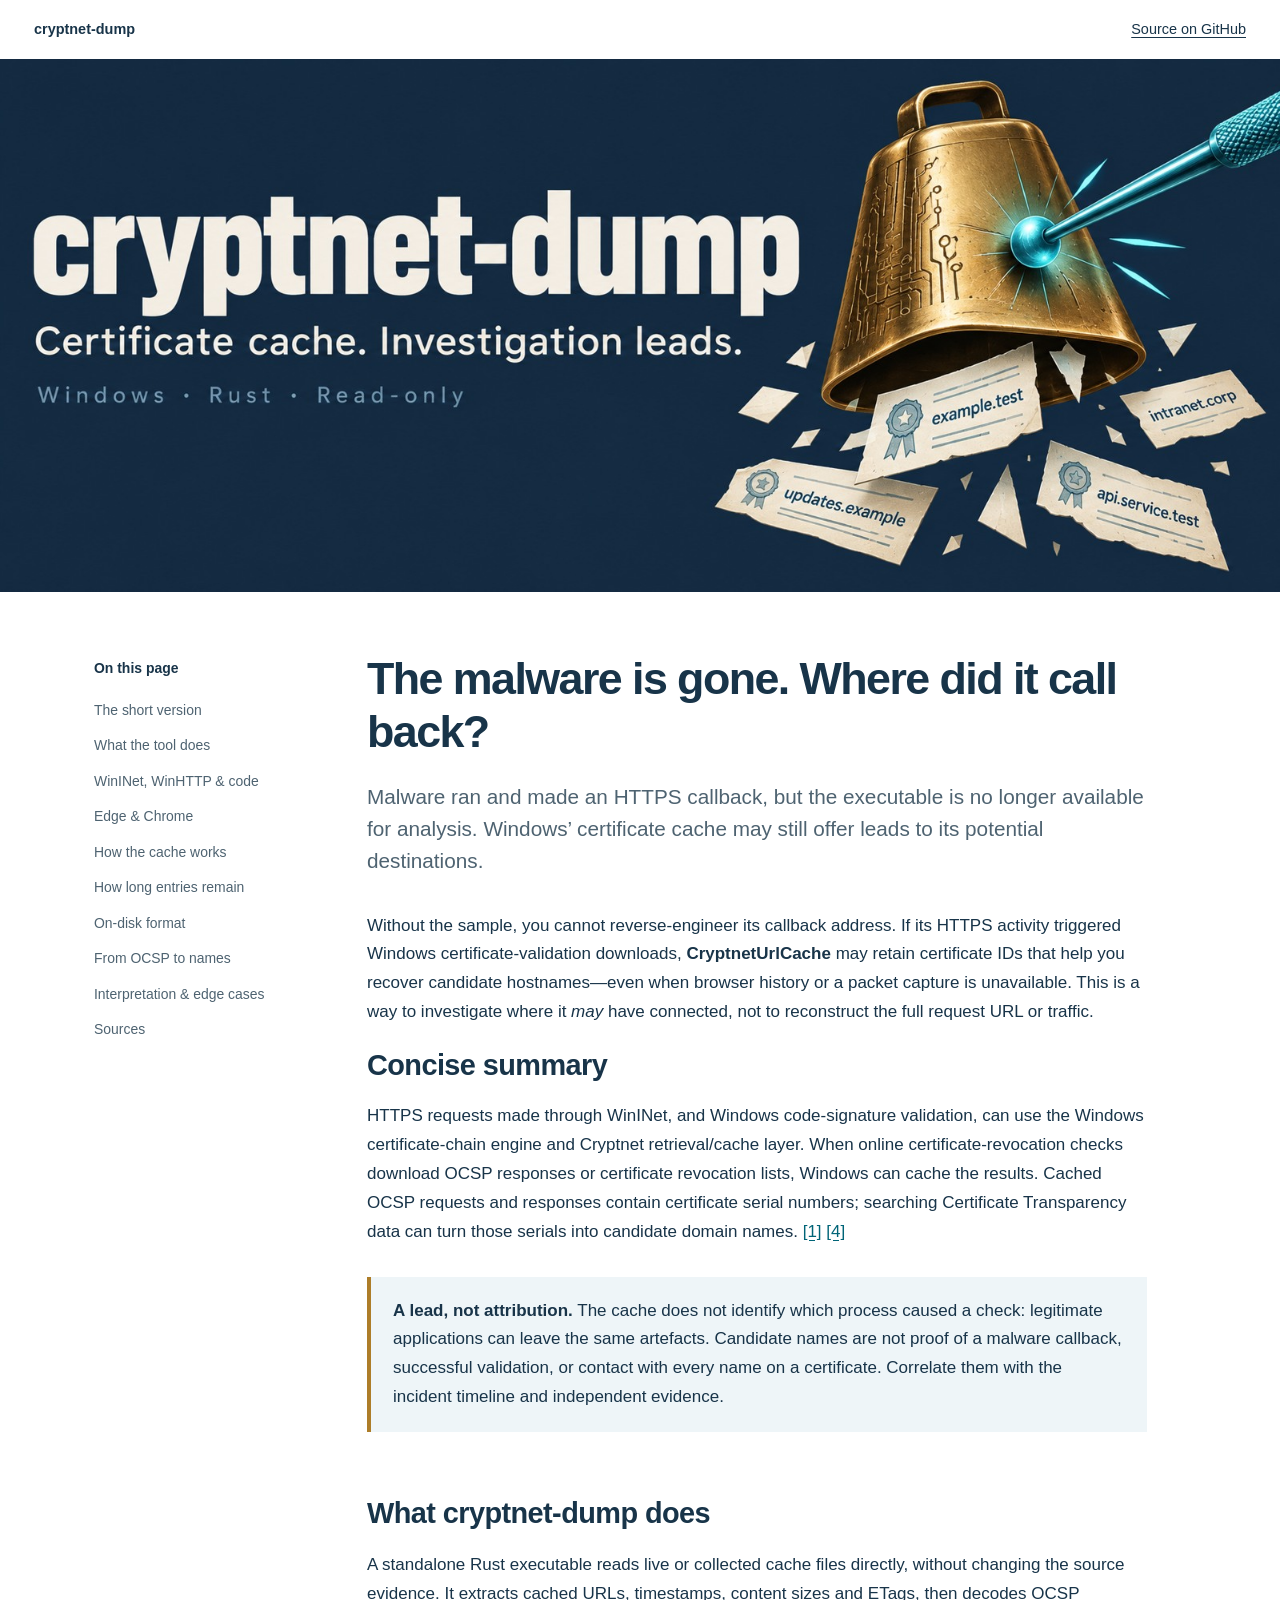
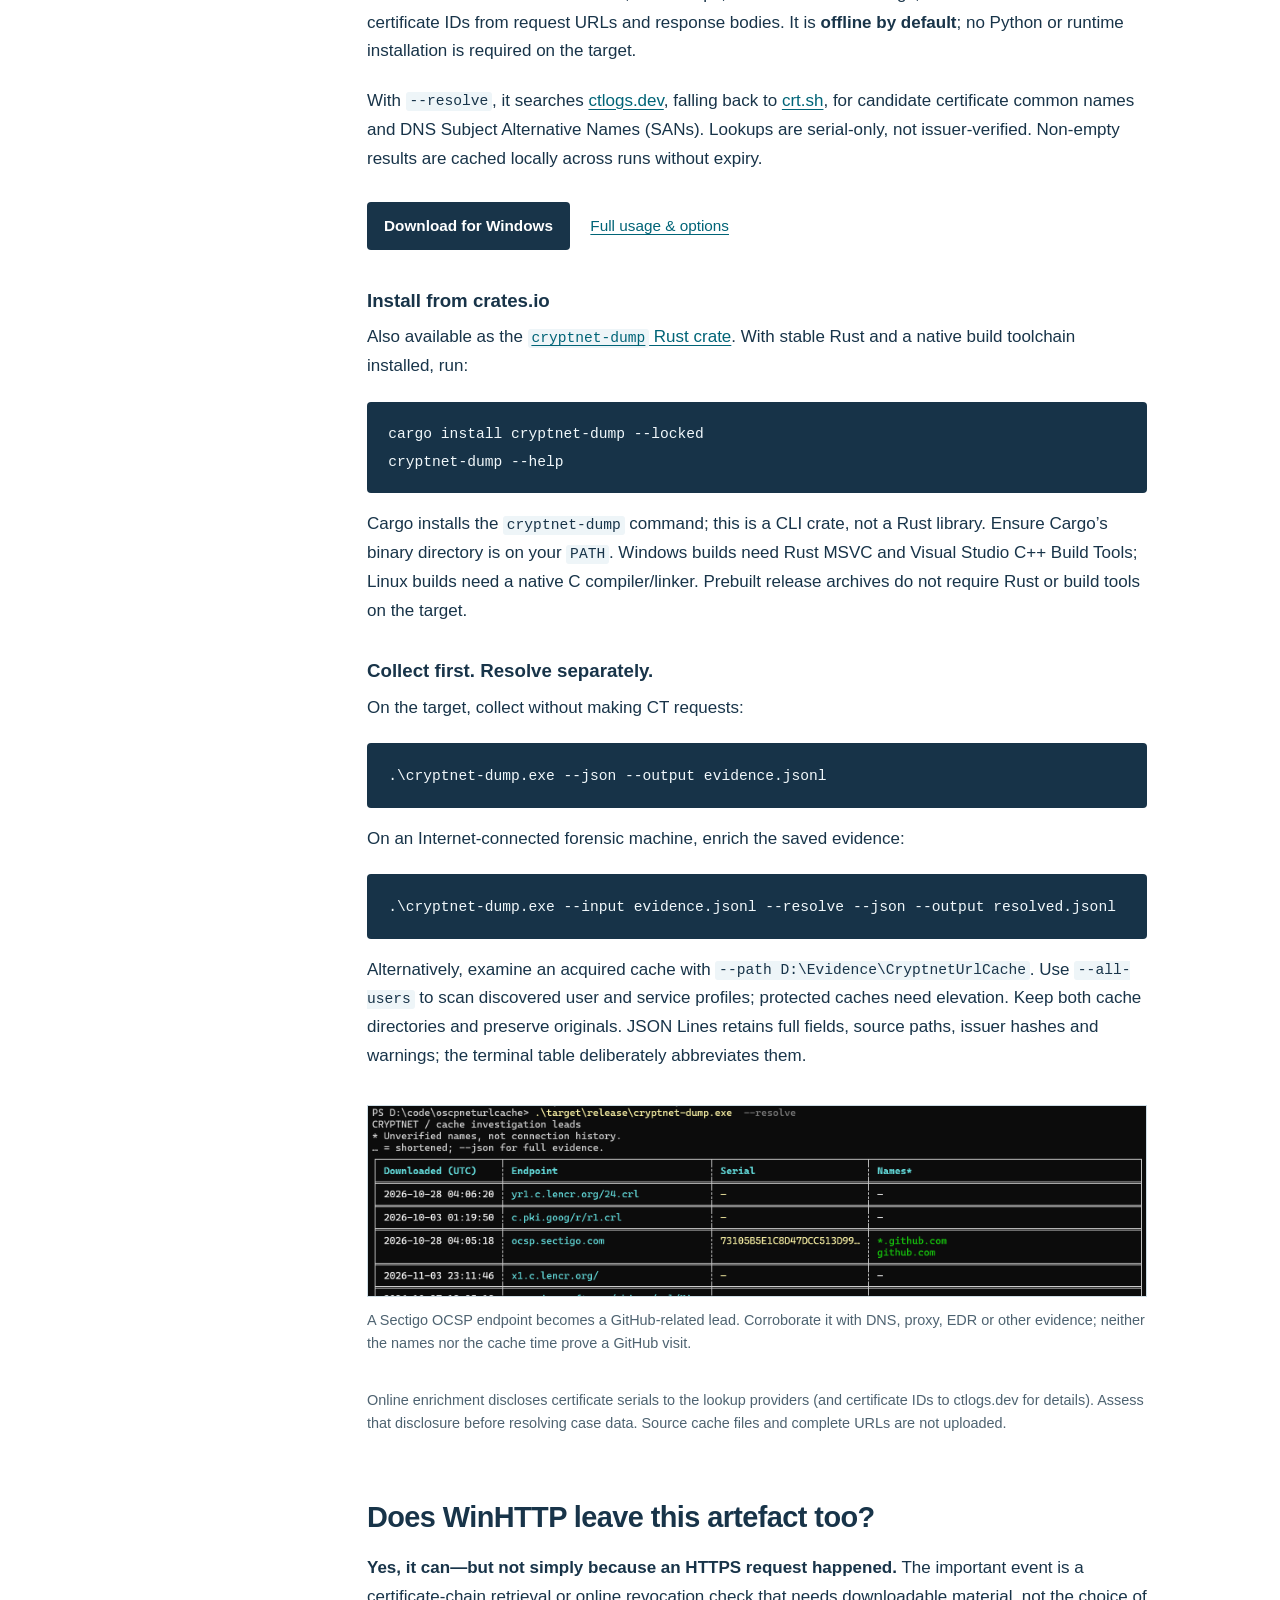
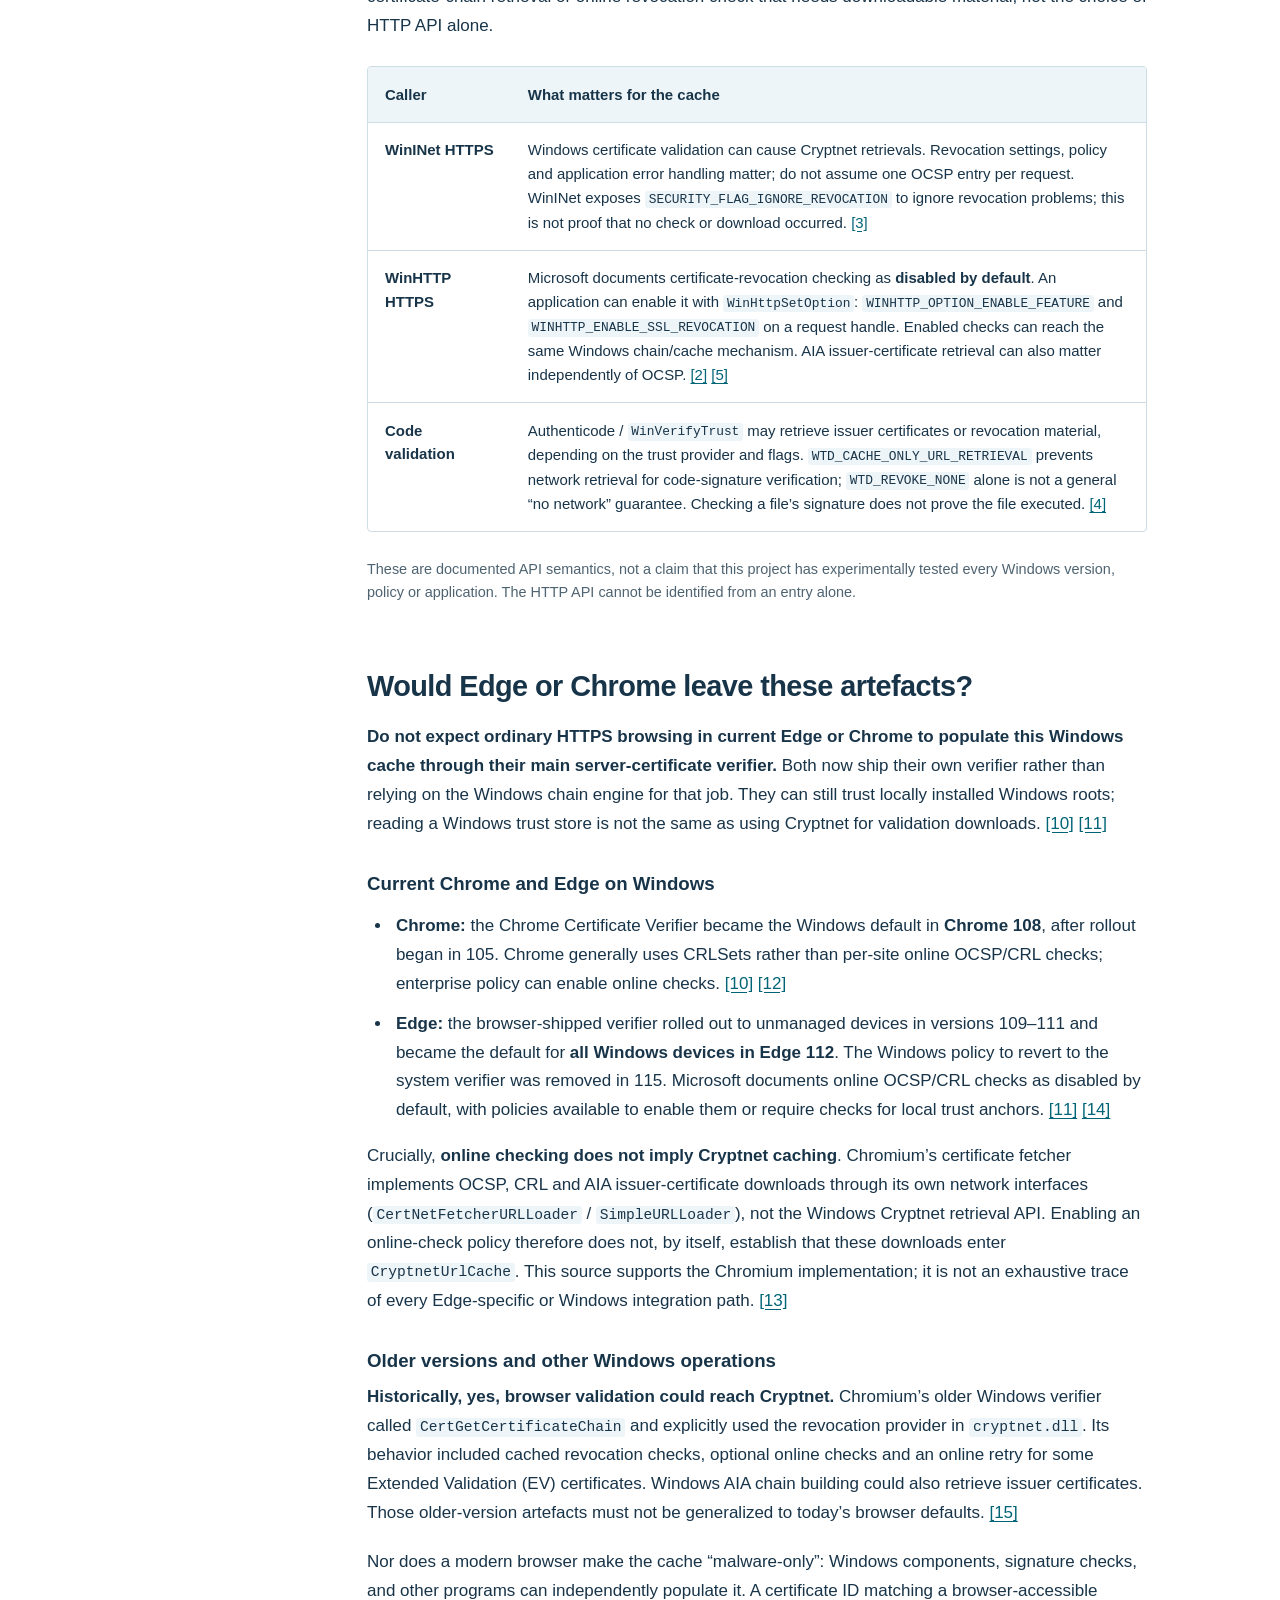
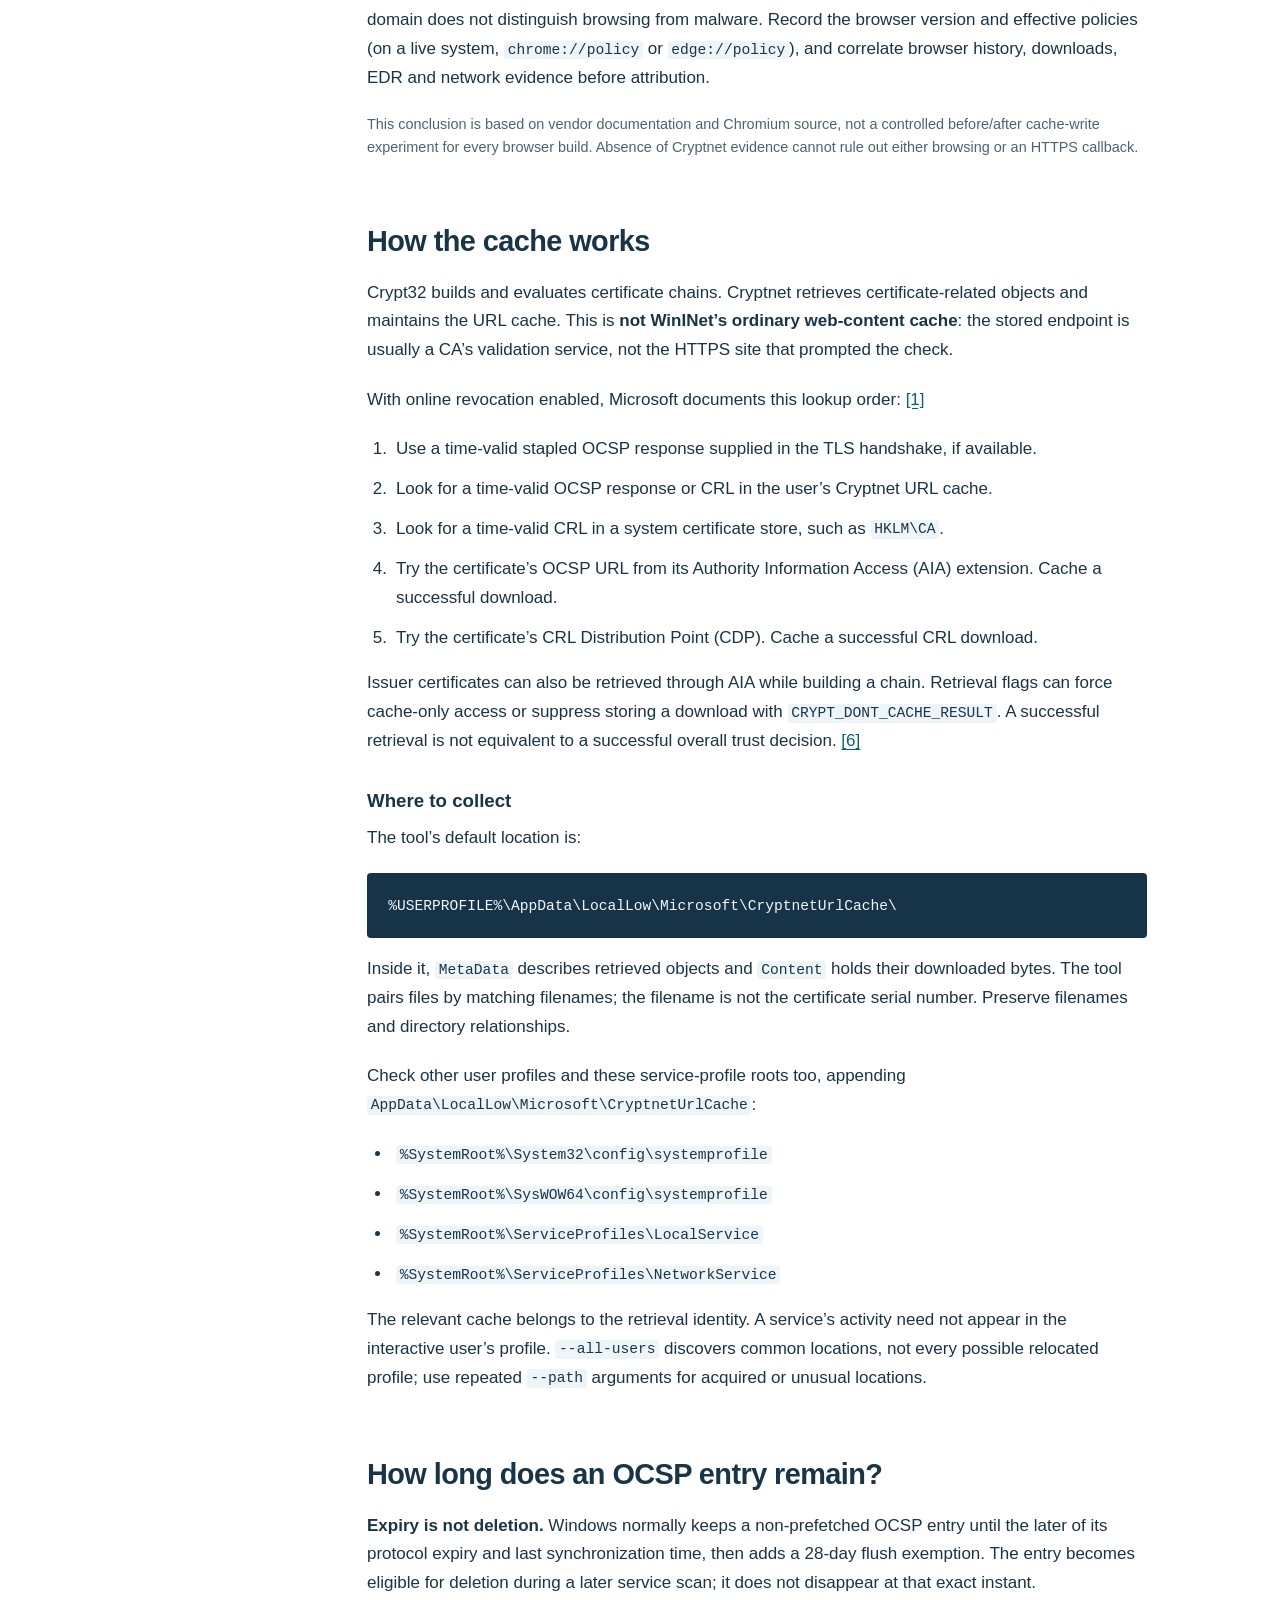
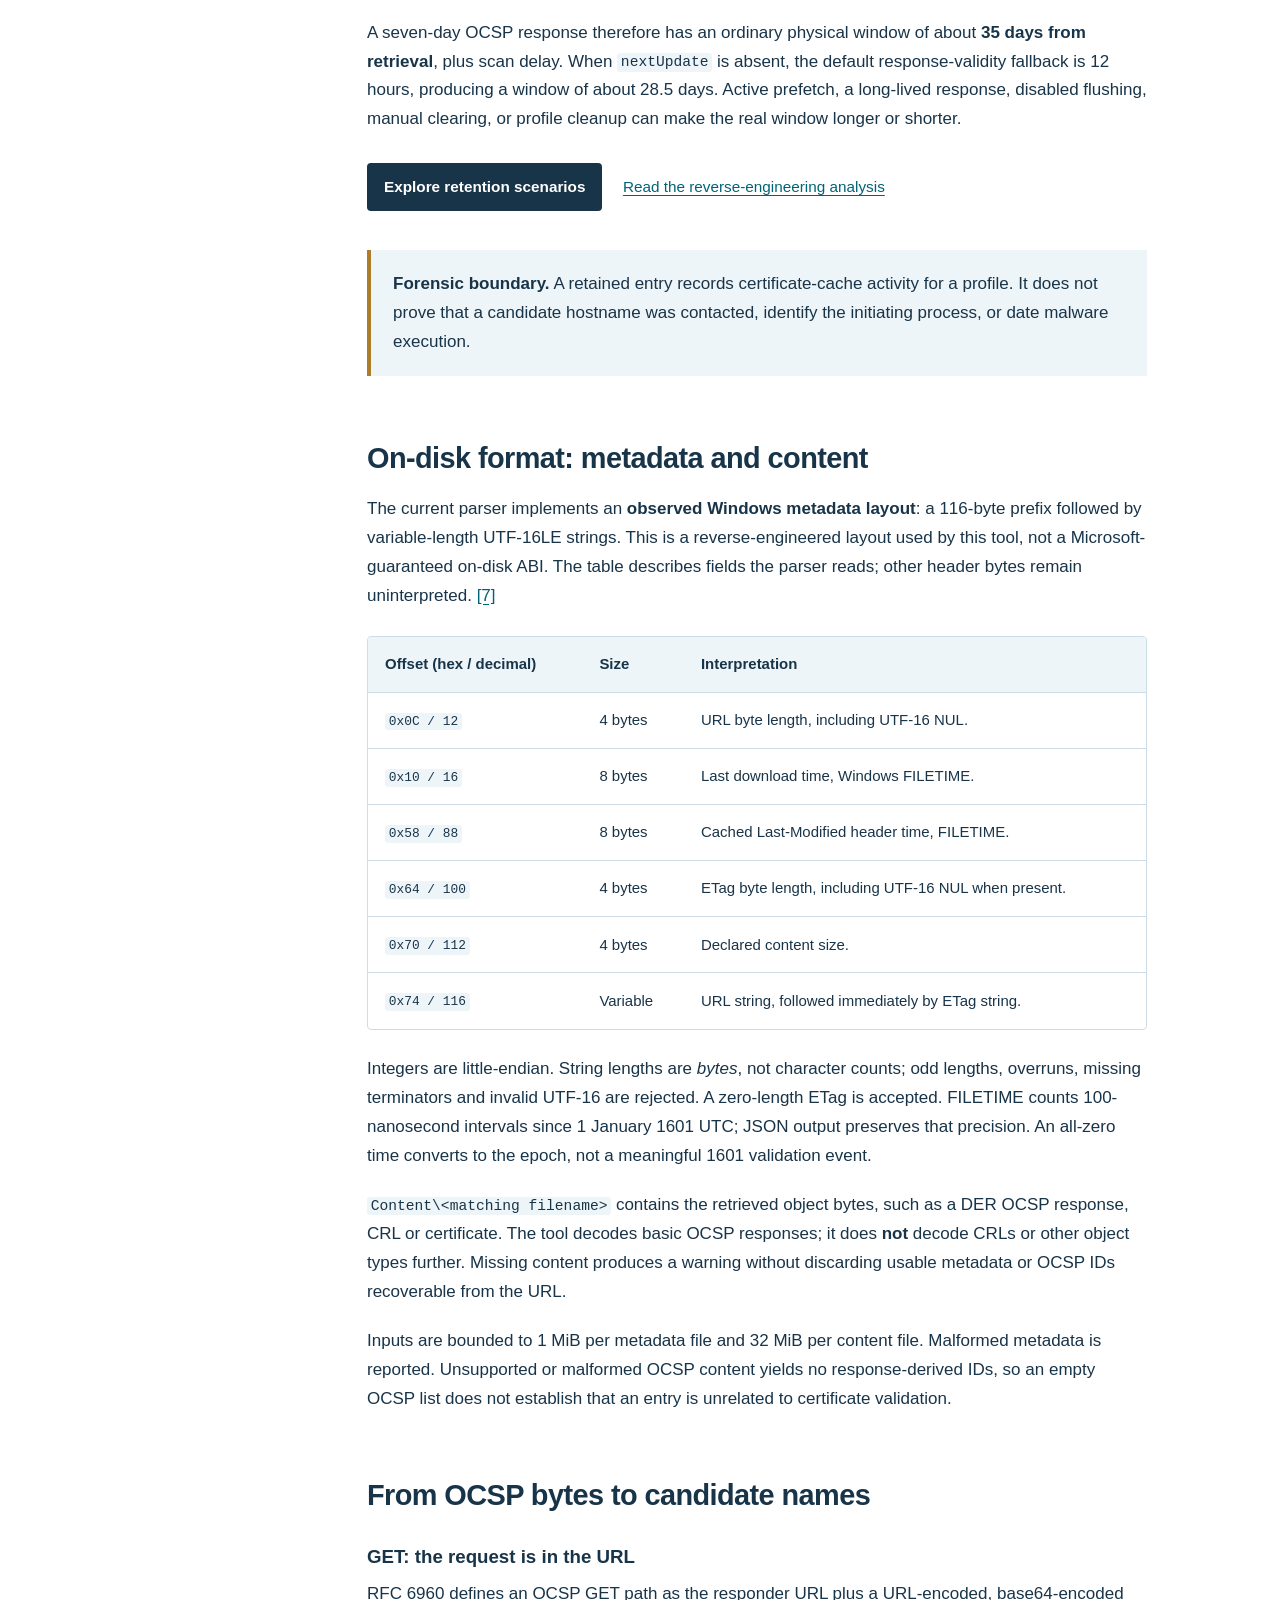
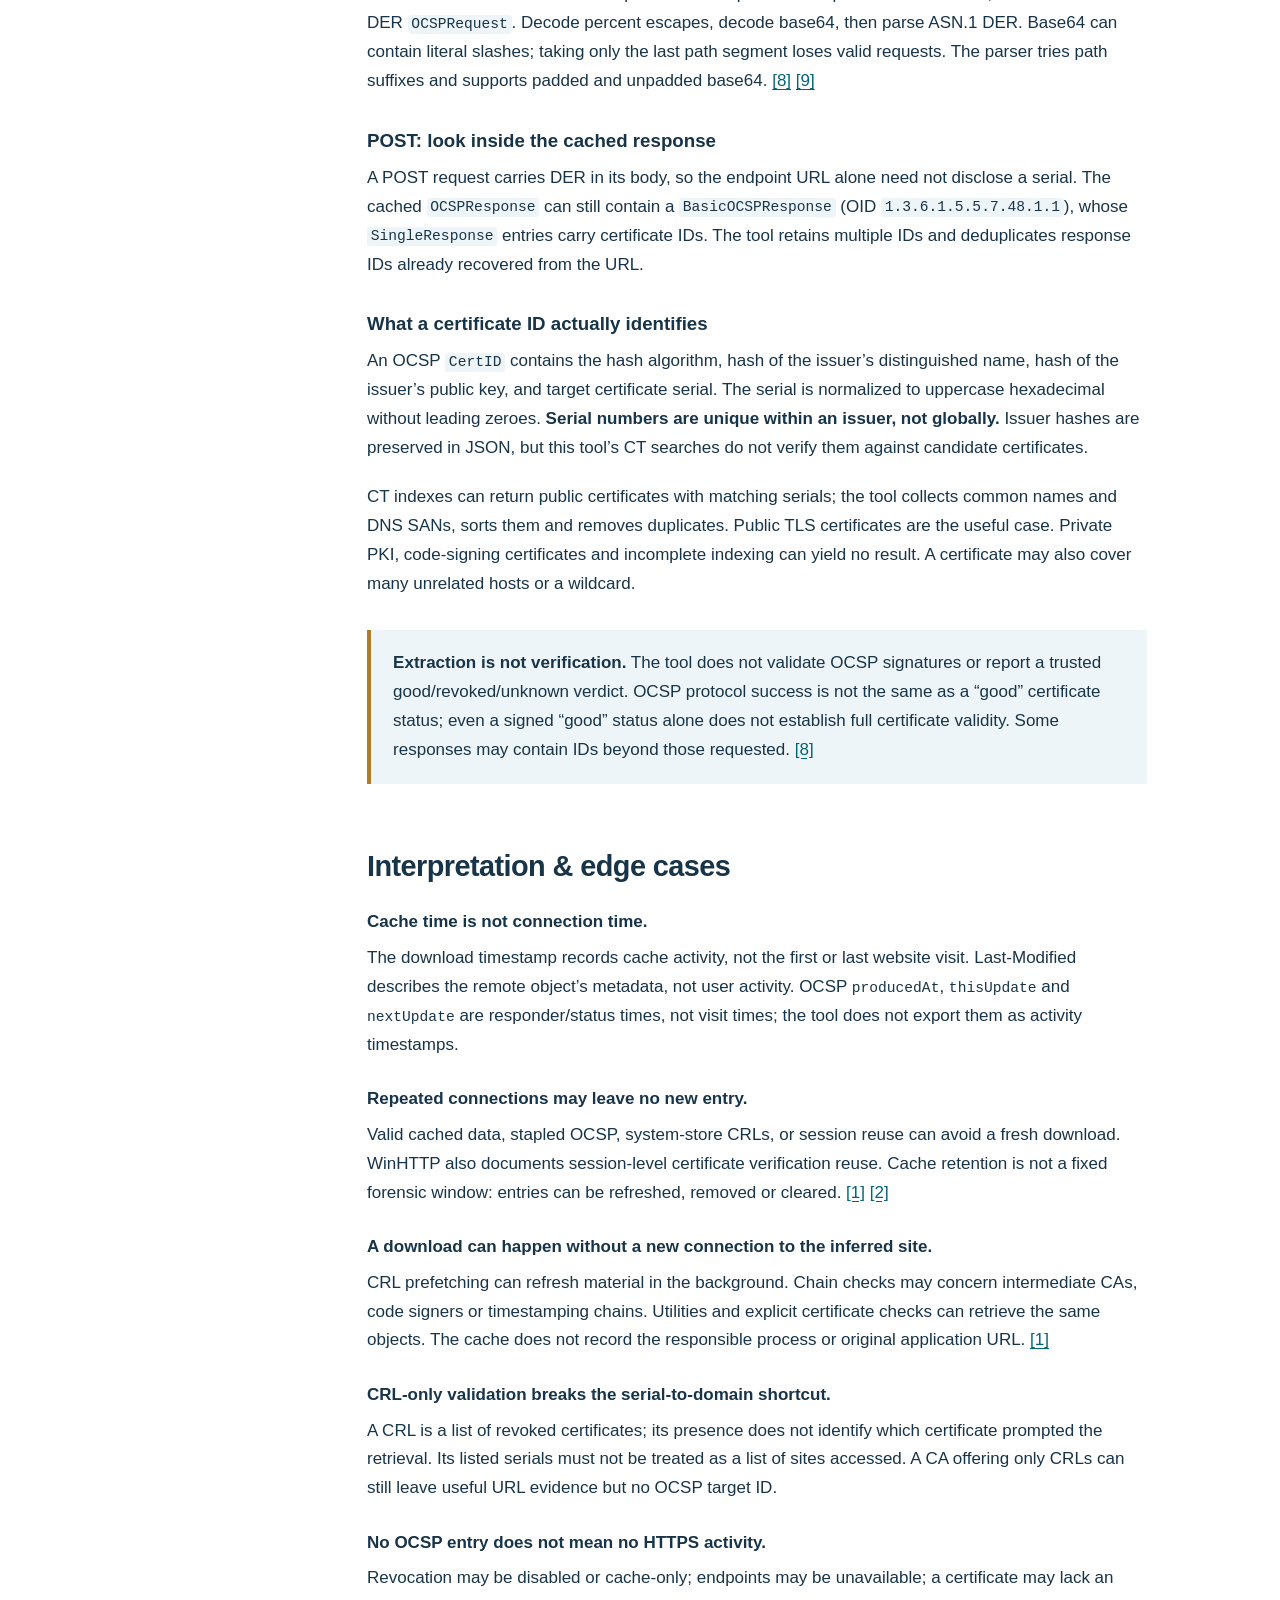
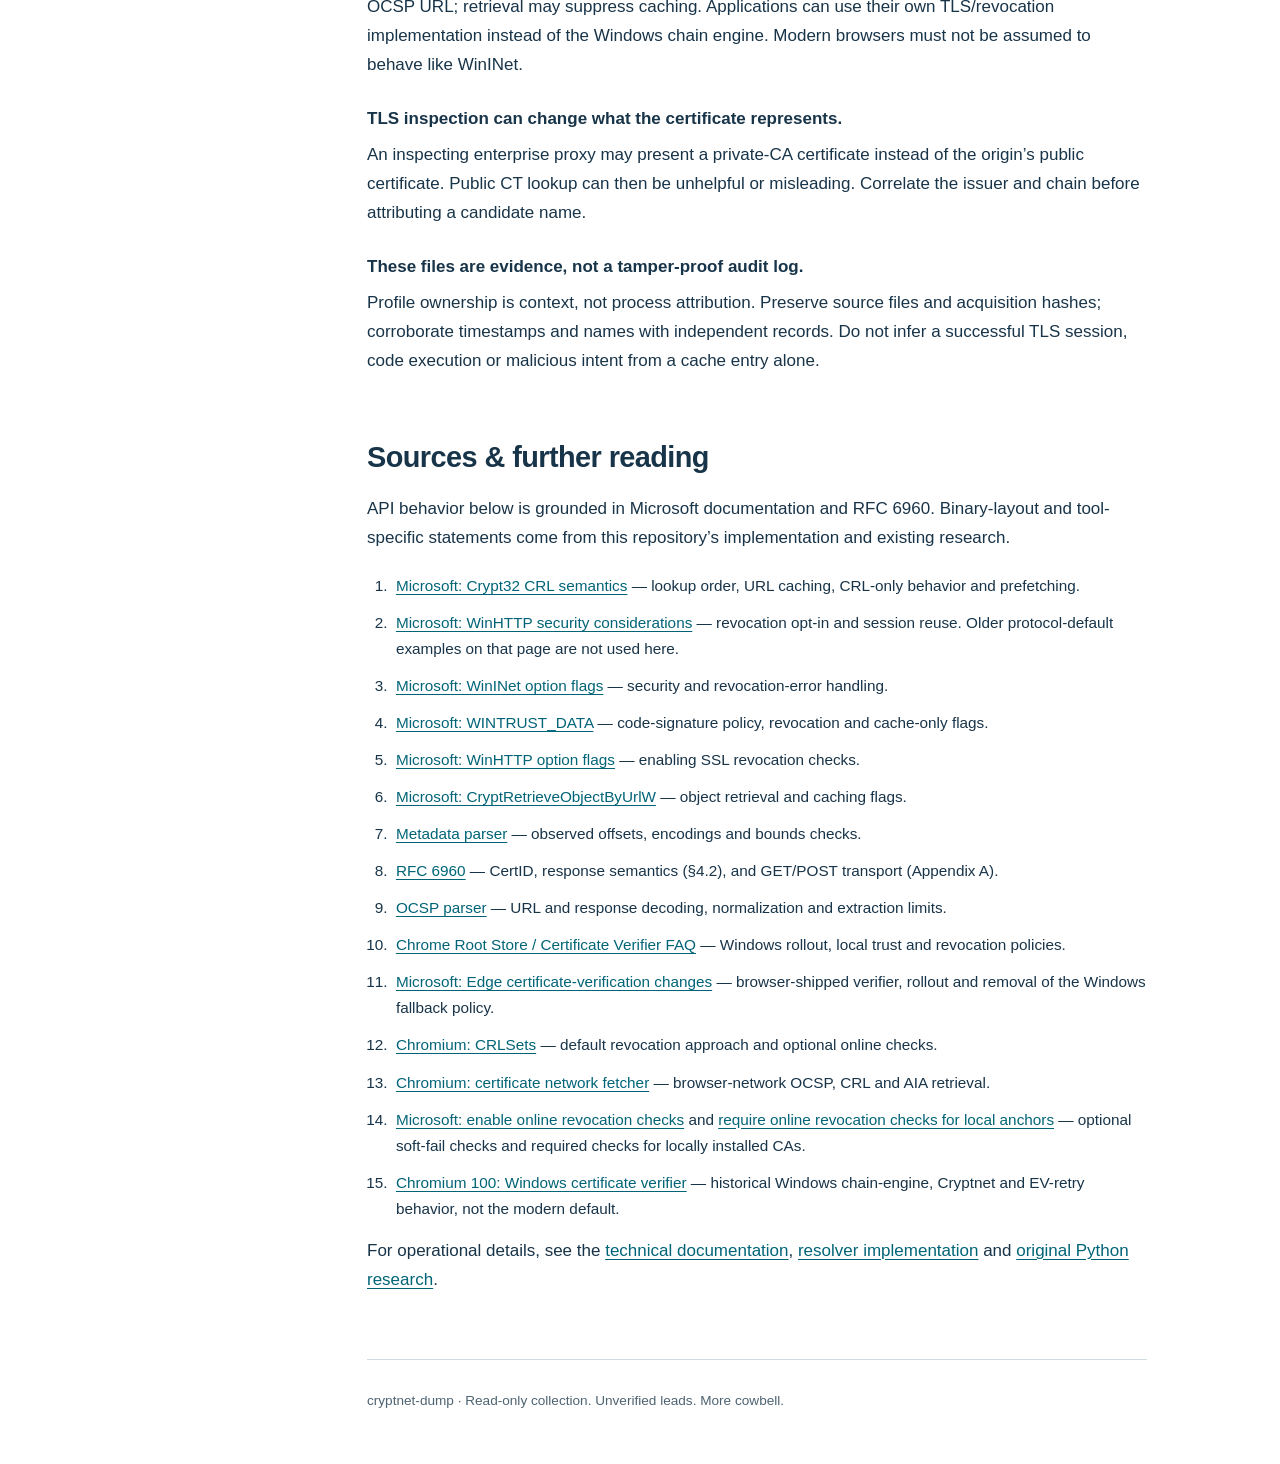
<file: docs/index.html>
<!doctype html>
<html lang="en">
<head>
  <meta charset="utf-8">
  <meta name="viewport" content="width=device-width, initial-scale=1">
  <meta name="description" content="A forensic field guide to Windows CryptnetUrlCache: recover OCSP certificate serials, find candidate names in Certificate Transparency, and understand the limits.">
  <title>cryptnet-dump — Windows certificate cache forensics</title>
  <link rel="stylesheet" href="site.css">
</head>
<body>
  <a class="skip" href="#summary">Skip to content</a>
  <header class="masthead">
    <a href="#" aria-label="cryptnet-dump home">cryptnet-dump</a>
    <a href="https://github.com/truekonrads/ocspcryptneturlcache">Source on GitHub</a>
  </header>
  <main>
    <div class="hero"><img src="assets/hero.jpg" width="1600" height="667" alt="cryptnet-dump: Certificate cache. Investigation leads. Windows, Rust, read-only. A brass cowbell scatters illustrated certificates."></div>
    <div class="reading-layout">
      <nav class="contents" aria-label="On this page">
        <span>On this page</span>
        <a href="#summary">The short version</a>
        <a href="#tool">What the tool does</a>
        <a href="#callers">WinINet, WinHTTP &amp; code</a>
        <a href="#browsers">Edge &amp; Chrome</a>
        <a href="#cache">How the cache works</a>
        <a href="#retention">How long entries remain</a>
        <a href="#format">On-disk format</a>
        <a href="#ocsp">From OCSP to names</a>
        <a href="#limits">Interpretation &amp; edge cases</a>
        <a href="#sources">Sources</a>
      </nav>
      <article>
        <section id="summary">
          <h1>The malware is gone. Where did it call back?</h1>
          <p class="lead">Malware ran and made an HTTPS callback, but the executable is no longer available for analysis. Windows’ certificate cache may still offer leads to its potential destinations.</p>
          <p>Without the sample, you cannot reverse-engineer its callback address. If its HTTPS activity triggered Windows certificate-validation downloads, <strong>CryptnetUrlCache</strong> may retain certificate IDs that help you recover candidate hostnames—even when browser history or a packet capture is unavailable. This is a way to investigate where it <em>may</em> have connected, not to reconstruct the full request URL or traffic.</p>
          <h2>Concise summary</h2>
          <p>HTTPS requests made through WinINet, and Windows code-signature validation, can use the Windows certificate-chain engine and Cryptnet retrieval/cache layer. When online certificate-revocation checks download OCSP responses or certificate revocation lists, Windows can cache the results. Cached OCSP requests and responses contain certificate serial numbers; searching Certificate Transparency data can turn those serials into candidate domain names. <a href="#source-chain">[1]</a> <a href="#source-trust">[4]</a></p>
          <aside><strong>A lead, not attribution.</strong> The cache does not identify which process caused a check: legitimate applications can leave the same artefacts. Candidate names are not proof of a malware callback, successful validation, or contact with every name on a certificate. Correlate them with the incident timeline and independent evidence.</aside>
        </section>

        <section id="tool">
          <h2>What cryptnet-dump does</h2>
          <p>A standalone Rust executable reads live or collected cache files directly, without changing the source evidence. It extracts cached URLs, timestamps, content sizes and ETags, then decodes OCSP certificate IDs from request URLs and response bodies. It is <strong>offline by default</strong>; no Python or runtime installation is required on the target.</p>
          <p>With <code>--resolve</code>, it searches <a href="https://ctlogs.dev/">ctlogs.dev</a>, falling back to <a href="https://crt.sh/">crt.sh</a>, for candidate certificate common names and DNS Subject Alternative Names (SANs). Lookups are serial-only, not issuer-verified. Non-empty results are cached locally across runs without expiry.</p>
          <div class="actions"><a class="button" href="https://github.com/truekonrads/ocspcryptneturlcache/releases/latest">Download for Windows</a><a href="https://github.com/truekonrads/ocspcryptneturlcache#usage">Full usage &amp; options</a></div>
          <h3>Install from crates.io</h3>
          <p>Also available as the <a href="https://crates.io/crates/cryptnet-dump"><code>cryptnet-dump</code> Rust crate</a>. With stable Rust and a native build toolchain installed, run:</p>
          <pre><code>cargo install cryptnet-dump --locked
cryptnet-dump --help</code></pre>
          <p>Cargo installs the <code>cryptnet-dump</code> command; this is a CLI crate, not a Rust library. Ensure Cargo’s binary directory is on your <code>PATH</code>. Windows builds need Rust MSVC and Visual Studio C++ Build Tools; Linux builds need a native C compiler/linker. Prebuilt release archives do not require Rust or build tools on the target.</p>
          <h3>Collect first. Resolve separately.</h3>
          <p>On the target, collect without making CT requests:</p>
          <pre><code>.\cryptnet-dump.exe --json --output evidence.jsonl</code></pre>
          <p>On an Internet-connected forensic machine, enrich the saved evidence:</p>
          <pre><code>.\cryptnet-dump.exe --input evidence.jsonl --resolve --json --output resolved.jsonl</code></pre>
          <p>Alternatively, examine an acquired cache with <code>--path D:\Evidence\CryptnetUrlCache</code>. Use <code>--all-users</code> to scan discovered user and service profiles; protected caches need elevation. Keep both cache directories and preserve originals. JSON Lines retains full fields, source paths, issuer hashes and warnings; the terminal table deliberately abbreviates them.</p>
          <figure>
            <a href="assets/sample.png"><img src="assets/sample.png" width="1876" height="457" loading="lazy" alt="Example terminal output resolving an OCSP serial to candidate names *.github.com and github.com"></a>
            <figcaption>A Sectigo OCSP endpoint becomes a GitHub-related lead. Corroborate it with DNS, proxy, EDR or other evidence; neither the names nor the cache time prove a GitHub visit.</figcaption>
          </figure>
          <p class="small">Online enrichment discloses certificate serials to the lookup providers (and certificate IDs to ctlogs.dev for details). Assess that disclosure before resolving case data. Source cache files and complete URLs are not uploaded.</p>
        </section>

        <section id="callers">
          <h2>Does WinHTTP leave this artefact too?</h2>
          <p><strong>Yes, it can—but not simply because an HTTPS request happened.</strong> The important event is a certificate-chain retrieval or online revocation check that needs downloadable material, not the choice of HTTP API alone.</p>
          <div class="table-wrap" tabindex="0" role="region" aria-label="Certificate validation callers">
            <table>
              <thead><tr><th>Caller</th><th>What matters for the cache</th></tr></thead>
              <tbody>
                <tr><th scope="row">WinINet HTTPS</th><td>Windows certificate validation can cause Cryptnet retrievals. Revocation settings, policy and application error handling matter; do not assume one OCSP entry per request. WinINet exposes <code>SECURITY_FLAG_IGNORE_REVOCATION</code> to ignore revocation problems; this is not proof that no check or download occurred. <a href="#source-wininet">[3]</a></td></tr>
                <tr><th scope="row">WinHTTP HTTPS</th><td>Microsoft documents certificate-revocation checking as <strong>disabled by default</strong>. An application can enable it with <code>WinHttpSetOption</code>: <code>WINHTTP_OPTION_ENABLE_FEATURE</code> and <code>WINHTTP_ENABLE_SSL_REVOCATION</code> on a request handle. Enabled checks can reach the same Windows chain/cache mechanism. AIA issuer-certificate retrieval can also matter independently of OCSP. <a href="#source-winhttp">[2]</a> <a href="#source-winhttp-flags">[5]</a></td></tr>
                <tr><th scope="row">Code validation</th><td>Authenticode / <code>WinVerifyTrust</code> may retrieve issuer certificates or revocation material, depending on the trust provider and flags. <code>WTD_CACHE_ONLY_URL_RETRIEVAL</code> prevents network retrieval for code-signature verification; <code>WTD_REVOKE_NONE</code> alone is not a general “no network” guarantee. Checking a file’s signature does not prove the file executed. <a href="#source-trust">[4]</a></td></tr>
              </tbody>
            </table>
          </div>
          <p class="small">These are documented API semantics, not a claim that this project has experimentally tested every Windows version, policy or application. The HTTP API cannot be identified from an entry alone.</p>
        </section>

        <section id="browsers">
          <h2>Would Edge or Chrome leave these artefacts?</h2>
          <p><strong>Do not expect ordinary HTTPS browsing in current Edge or Chrome to populate this Windows cache through their main server-certificate verifier.</strong> Both now ship their own verifier rather than relying on the Windows chain engine for that job. They can still trust locally installed Windows roots; reading a Windows trust store is not the same as using Cryptnet for validation downloads. <a href="#source-chrome-verifier">[10]</a> <a href="#source-edge-verifier">[11]</a></p>
          <h3>Current Chrome and Edge on Windows</h3>
          <ul>
            <li><strong>Chrome:</strong> the Chrome Certificate Verifier became the Windows default in <strong>Chrome 108</strong>, after rollout began in 105. Chrome generally uses CRLSets rather than per-site online OCSP/CRL checks; enterprise policy can enable online checks. <a href="#source-chrome-verifier">[10]</a> <a href="#source-crlsets">[12]</a></li>
            <li><strong>Edge:</strong> the browser-shipped verifier rolled out to unmanaged devices in versions 109–111 and became the default for <strong>all Windows devices in Edge 112</strong>. The Windows policy to revert to the system verifier was removed in 115. Microsoft documents online OCSP/CRL checks as disabled by default, with policies available to enable them or require checks for local trust anchors. <a href="#source-edge-verifier">[11]</a> <a href="#source-browser-policy">[14]</a></li>
          </ul>
          <p>Crucially, <strong>online checking does not imply Cryptnet caching</strong>. Chromium’s certificate fetcher implements OCSP, CRL and AIA issuer-certificate downloads through its own network interfaces (<code>CertNetFetcherURLLoader</code> / <code>SimpleURLLoader</code>), not the Windows Cryptnet retrieval API. Enabling an online-check policy therefore does not, by itself, establish that these downloads enter <code>CryptnetUrlCache</code>. This source supports the Chromium implementation; it is not an exhaustive trace of every Edge-specific or Windows integration path. <a href="#source-browser-fetcher">[13]</a></p>
          <h3>Older versions and other Windows operations</h3>
          <p><strong>Historically, yes, browser validation could reach Cryptnet.</strong> Chromium’s older Windows verifier called <code>CertGetCertificateChain</code> and explicitly used the revocation provider in <code>cryptnet.dll</code>. Its behavior included cached revocation checks, optional online checks and an online retry for some Extended Validation (EV) certificates. Windows AIA chain building could also retrieve issuer certificates. Those older-version artefacts must not be generalized to today’s browser defaults. <a href="#source-legacy-browser">[15]</a></p>
          <p>Nor does a modern browser make the cache “malware-only”: Windows components, signature checks, and other programs can independently populate it. A certificate ID matching a browser-accessible domain does not distinguish browsing from malware. Record the browser version and effective policies (on a live system, <code>chrome://policy</code> or <code>edge://policy</code>), and correlate browser history, downloads, EDR and network evidence before attribution.</p>
          <p class="small">This conclusion is based on vendor documentation and Chromium source, not a controlled before/after cache-write experiment for every browser build. Absence of Cryptnet evidence cannot rule out either browsing or an HTTPS callback.</p>
        </section>

        <section id="cache">
          <h2>How the cache works</h2>
          <p>Crypt32 builds and evaluates certificate chains. Cryptnet retrieves certificate-related objects and maintains the URL cache. This is <strong>not WinINet’s ordinary web-content cache</strong>: the stored endpoint is usually a CA’s validation service, not the HTTPS site that prompted the check.</p>
          <p>With online revocation enabled, Microsoft documents this lookup order: <a href="#source-chain">[1]</a></p>
          <ol>
            <li>Use a time-valid stapled OCSP response supplied in the TLS handshake, if available.</li>
            <li>Look for a time-valid OCSP response or CRL in the user’s Cryptnet URL cache.</li>
            <li>Look for a time-valid CRL in a system certificate store, such as <code>HKLM\CA</code>.</li>
            <li>Try the certificate’s OCSP URL from its Authority Information Access (AIA) extension. Cache a successful download.</li>
            <li>Try the certificate’s CRL Distribution Point (CDP). Cache a successful CRL download.</li>
          </ol>
          <p>Issuer certificates can also be retrieved through AIA while building a chain. Retrieval flags can force cache-only access or suppress storing a download with <code>CRYPT_DONT_CACHE_RESULT</code>. A successful retrieval is not equivalent to a successful overall trust decision. <a href="#source-retrieval">[6]</a></p>
          <h3>Where to collect</h3>
          <p>The tool’s default location is:</p>
          <pre><code>%USERPROFILE%\AppData\LocalLow\Microsoft\CryptnetUrlCache\</code></pre>
          <p>Inside it, <code>MetaData</code> describes retrieved objects and <code>Content</code> holds their downloaded bytes. The tool pairs files by matching filenames; the filename is not the certificate serial number. Preserve filenames and directory relationships.</p>
          <p>Check other user profiles and these service-profile roots too, appending <code>AppData\LocalLow\Microsoft\CryptnetUrlCache</code>:</p>
          <ul>
            <li><code>%SystemRoot%\System32\config\systemprofile</code></li>
            <li><code>%SystemRoot%\SysWOW64\config\systemprofile</code></li>
            <li><code>%SystemRoot%\ServiceProfiles\LocalService</code></li>
            <li><code>%SystemRoot%\ServiceProfiles\NetworkService</code></li>
          </ul>
          <p>The relevant cache belongs to the retrieval identity. A service’s activity need not appear in the interactive user’s profile. <code>--all-users</code> discovers common locations, not every possible relocated profile; use repeated <code>--path</code> arguments for acquired or unusual locations.</p>
        </section>

        <section id="retention">
          <h2>How long does an OCSP entry remain?</h2>
          <p><strong>Expiry is not deletion.</strong> Windows normally keeps a non-prefetched OCSP entry until the later of its protocol expiry and last synchronization time, then adds a 28-day flush exemption. The entry becomes eligible for deletion during a later service scan; it does not disappear at that exact instant.</p>
          <p>A seven-day OCSP response therefore has an ordinary physical window of about <strong>35 days from retrieval</strong>, plus scan delay. When <code>nextUpdate</code> is absent, the default response-validity fallback is 12 hours, producing a window of about 28.5 days. Active prefetch, a long-lived response, disabled flushing, manual clearing, or profile cleanup can make the real window longer or shorter.</p>
          <div class="actions"><a class="button" href="cache-retention.html">Explore retention scenarios</a><a href="cache-retention-analysis.html">Read the reverse-engineering analysis</a></div>
          <aside aria-label="Forensic boundary"><strong>Forensic boundary.</strong> A retained entry records certificate-cache activity for a profile. It does not prove that a candidate hostname was contacted, identify the initiating process, or date malware execution.</aside>
        </section>

        <section id="format">
          <h2>On-disk format: metadata and content</h2>
          <p>The current parser implements an <strong>observed Windows metadata layout</strong>: a 116-byte prefix followed by variable-length UTF-16LE strings. This is a reverse-engineered layout used by this tool, not a Microsoft-guaranteed on-disk ABI. The table describes fields the parser reads; other header bytes remain uninterpreted. <a href="#source-parser">[7]</a></p>
          <div class="table-wrap" tabindex="0" role="region" aria-label="Cryptnet metadata offsets">
            <table class="offsets">
              <thead><tr><th>Offset (hex / decimal)</th><th>Size</th><th>Interpretation</th></tr></thead>
              <tbody>
                <tr><td><code>0x0C / 12</code></td><td>4 bytes</td><td>URL byte length, including UTF-16 NUL.</td></tr>
                <tr><td><code>0x10 / 16</code></td><td>8 bytes</td><td>Last download time, Windows FILETIME.</td></tr>
                <tr><td><code>0x58 / 88</code></td><td>8 bytes</td><td>Cached Last-Modified header time, FILETIME.</td></tr>
                <tr><td><code>0x64 / 100</code></td><td>4 bytes</td><td>ETag byte length, including UTF-16 NUL when present.</td></tr>
                <tr><td><code>0x70 / 112</code></td><td>4 bytes</td><td>Declared content size.</td></tr>
                <tr><td><code>0x74 / 116</code></td><td>Variable</td><td>URL string, followed immediately by ETag string.</td></tr>
              </tbody>
            </table>
          </div>
          <p>Integers are little-endian. String lengths are <em>bytes</em>, not character counts; odd lengths, overruns, missing terminators and invalid UTF-16 are rejected. A zero-length ETag is accepted. FILETIME counts 100-nanosecond intervals since 1 January 1601 UTC; JSON output preserves that precision. An all-zero time converts to the epoch, not a meaningful 1601 validation event.</p>
          <p><code>Content\&lt;matching filename&gt;</code> contains the retrieved object bytes, such as a DER OCSP response, CRL or certificate. The tool decodes basic OCSP responses; it does <strong>not</strong> decode CRLs or other object types further. Missing content produces a warning without discarding usable metadata or OCSP IDs recoverable from the URL.</p>
          <p>Inputs are bounded to 1 MiB per metadata file and 32 MiB per content file. Malformed metadata is reported. Unsupported or malformed OCSP content yields no response-derived IDs, so an empty OCSP list does not establish that an entry is unrelated to certificate validation.</p>
        </section>

        <section id="ocsp">
          <h2>From OCSP bytes to candidate names</h2>
          <h3>GET: the request is in the URL</h3>
          <p>RFC 6960 defines an OCSP GET path as the responder URL plus a URL-encoded, base64-encoded DER <code>OCSPRequest</code>. Decode percent escapes, decode base64, then parse ASN.1 DER. Base64 can contain literal slashes; taking only the last path segment loses valid requests. The parser tries path suffixes and supports padded and unpadded base64. <a href="#source-ocsp">[8]</a> <a href="#source-ocsp-parser">[9]</a></p>
          <h3>POST: look inside the cached response</h3>
          <p>A POST request carries DER in its body, so the endpoint URL alone need not disclose a serial. The cached <code>OCSPResponse</code> can still contain a <code>BasicOCSPResponse</code> (OID <code>1.3.6.1.5.5.7.48.1.1</code>), whose <code>SingleResponse</code> entries carry certificate IDs. The tool retains multiple IDs and deduplicates response IDs already recovered from the URL.</p>
          <h3>What a certificate ID actually identifies</h3>
          <p>An OCSP <code>CertID</code> contains the hash algorithm, hash of the issuer’s distinguished name, hash of the issuer’s public key, and target certificate serial. The serial is normalized to uppercase hexadecimal without leading zeroes. <strong>Serial numbers are unique within an issuer, not globally.</strong> Issuer hashes are preserved in JSON, but this tool’s CT searches do not verify them against candidate certificates.</p>
          <p>CT indexes can return public certificates with matching serials; the tool collects common names and DNS SANs, sorts them and removes duplicates. Public TLS certificates are the useful case. Private PKI, code-signing certificates and incomplete indexing can yield no result. A certificate may also cover many unrelated hosts or a wildcard.</p>
          <aside><strong>Extraction is not verification.</strong> The tool does not validate OCSP signatures or report a trusted good/revoked/unknown verdict. OCSP protocol success is not the same as a “good” certificate status; even a signed “good” status alone does not establish full certificate validity. Some responses may contain IDs beyond those requested. <a href="#source-ocsp">[8]</a></aside>
        </section>

        <section id="limits">
          <h2>Interpretation &amp; edge cases</h2>
          <dl>
            <dt>Cache time is not connection time.</dt><dd>The download timestamp records cache activity, not the first or last website visit. Last-Modified describes the remote object’s metadata, not user activity. OCSP <code>producedAt</code>, <code>thisUpdate</code> and <code>nextUpdate</code> are responder/status times, not visit times; the tool does not export them as activity timestamps.</dd>
            <dt>Repeated connections may leave no new entry.</dt><dd>Valid cached data, stapled OCSP, system-store CRLs, or session reuse can avoid a fresh download. WinHTTP also documents session-level certificate verification reuse. Cache retention is not a fixed forensic window: entries can be refreshed, removed or cleared. <a href="#source-chain">[1]</a> <a href="#source-winhttp">[2]</a></dd>
            <dt>A download can happen without a new connection to the inferred site.</dt><dd>CRL prefetching can refresh material in the background. Chain checks may concern intermediate CAs, code signers or timestamping chains. Utilities and explicit certificate checks can retrieve the same objects. The cache does not record the responsible process or original application URL. <a href="#source-chain">[1]</a></dd>
            <dt>CRL-only validation breaks the serial-to-domain shortcut.</dt><dd>A CRL is a list of revoked certificates; its presence does not identify which certificate prompted the retrieval. Its listed serials must not be treated as a list of sites accessed. A CA offering only CRLs can still leave useful URL evidence but no OCSP target ID.</dd>
            <dt>No OCSP entry does not mean no HTTPS activity.</dt><dd>Revocation may be disabled or cache-only; endpoints may be unavailable; a certificate may lack an OCSP URL; retrieval may suppress caching. Applications can use their own TLS/revocation implementation instead of the Windows chain engine. Modern browsers must not be assumed to behave like WinINet.</dd>
            <dt>TLS inspection can change what the certificate represents.</dt><dd>An inspecting enterprise proxy may present a private-CA certificate instead of the origin’s public certificate. Public CT lookup can then be unhelpful or misleading. Correlate the issuer and chain before attributing a candidate name.</dd>
            <dt>These files are evidence, not a tamper-proof audit log.</dt><dd>Profile ownership is context, not process attribution. Preserve source files and acquisition hashes; corroborate timestamps and names with independent records. Do not infer a successful TLS session, code execution or malicious intent from a cache entry alone.</dd>
          </dl>
        </section>

        <section id="sources">
          <h2>Sources &amp; further reading</h2>
          <p>API behavior below is grounded in Microsoft documentation and RFC 6960. Binary-layout and tool-specific statements come from this repository’s implementation and existing research.</p>
          <ol class="sources">
            <li id="source-chain"><a href="https://learn.microsoft.com/en-us/windows/win32/seccrypto/certificate-revocation-list-semantics">Microsoft: Crypt32 CRL semantics</a> — lookup order, URL caching, CRL-only behavior and prefetching.</li>
            <li id="source-winhttp"><a href="https://learn.microsoft.com/en-us/windows/win32/winhttp/winhttp-security-considerations">Microsoft: WinHTTP security considerations</a> — revocation opt-in and session reuse. Older protocol-default examples on that page are not used here.</li>
            <li id="source-wininet"><a href="https://learn.microsoft.com/en-us/windows/win32/wininet/option-flags">Microsoft: WinINet option flags</a> — security and revocation-error handling.</li>
            <li id="source-trust"><a href="https://learn.microsoft.com/en-us/windows/win32/api/wintrust/ns-wintrust-wintrust_data">Microsoft: WINTRUST_DATA</a> — code-signature policy, revocation and cache-only flags.</li>
            <li id="source-winhttp-flags"><a href="https://learn.microsoft.com/en-us/windows/win32/winhttp/option-flags">Microsoft: WinHTTP option flags</a> — enabling SSL revocation checks.</li>
            <li id="source-retrieval"><a href="https://learn.microsoft.com/en-us/windows/win32/api/wincrypt/nf-wincrypt-cryptretrieveobjectbyurlw">Microsoft: CryptRetrieveObjectByUrlW</a> — object retrieval and caching flags.</li>
            <li id="source-parser"><a href="https://github.com/truekonrads/ocspcryptneturlcache/blob/main/src/cache.rs">Metadata parser</a> — observed offsets, encodings and bounds checks.</li>
            <li id="source-ocsp"><a href="https://www.rfc-editor.org/rfc/rfc6960#section-4.1.1">RFC 6960</a> — CertID, response semantics (§4.2), and GET/POST transport (Appendix A).</li>
            <li id="source-ocsp-parser"><a href="https://github.com/truekonrads/ocspcryptneturlcache/blob/main/src/ocsp.rs">OCSP parser</a> — URL and response decoding, normalization and extraction limits.</li>
            <li id="source-chrome-verifier"><a href="https://chromium.googlesource.com/chromium/src/+/main/net/data/ssl/chrome_root_store/faq.md">Chrome Root Store / Certificate Verifier FAQ</a> — Windows rollout, local trust and revocation policies.</li>
            <li id="source-edge-verifier"><a href="https://learn.microsoft.com/en-us/deployedge/microsoft-edge-security-cert-verification">Microsoft: Edge certificate-verification changes</a> — browser-shipped verifier, rollout and removal of the Windows fallback policy.</li>
            <li id="source-crlsets"><a href="https://www.chromium.org/Home/chromium-security/crlsets/">Chromium: CRLSets</a> — default revocation approach and optional online checks.</li>
            <li id="source-browser-fetcher"><a href="https://chromium.googlesource.com/chromium/src/+/main/services/cert_verifier/cert_net_url_loader/cert_net_fetcher_url_loader.cc">Chromium: certificate network fetcher</a> — browser-network OCSP, CRL and AIA retrieval.</li>
            <li id="source-browser-policy"><a href="https://learn.microsoft.com/en-us/deployedge/microsoft-edge-policies/enableonlinerevocationchecks">Microsoft: enable online revocation checks</a> and <a href="https://learn.microsoft.com/en-us/deployedge/microsoft-edge-policies/requireonlinerevocationchecksforlocalanchors">require online revocation checks for local anchors</a> — optional soft-fail checks and required checks for locally installed CAs.</li>
            <li id="source-legacy-browser"><a href="https://chromium.googlesource.com/chromium/src/+/100.0.4896.60/net/cert/cert_verify_proc_win.cc">Chromium 100: Windows certificate verifier</a> — historical Windows chain-engine, Cryptnet and EV-retry behavior, not the modern default.</li>
          </ol>
          <p>For operational details, see the <a href="https://github.com/truekonrads/ocspcryptneturlcache/blob/main/docs/how-it-works.md">technical documentation</a>, <a href="https://github.com/truekonrads/ocspcryptneturlcache/blob/main/src/resolve.rs">resolver implementation</a> and <a href="https://github.com/truekonrads/ocspcryptneturlcache/tree/main/old">original Python research</a>.</p>
        </section>
        <footer>cryptnet-dump · Read-only collection. Unverified leads. More cowbell.</footer>
      </article>
    </div>
  </main>
</body>
</html>
</file>
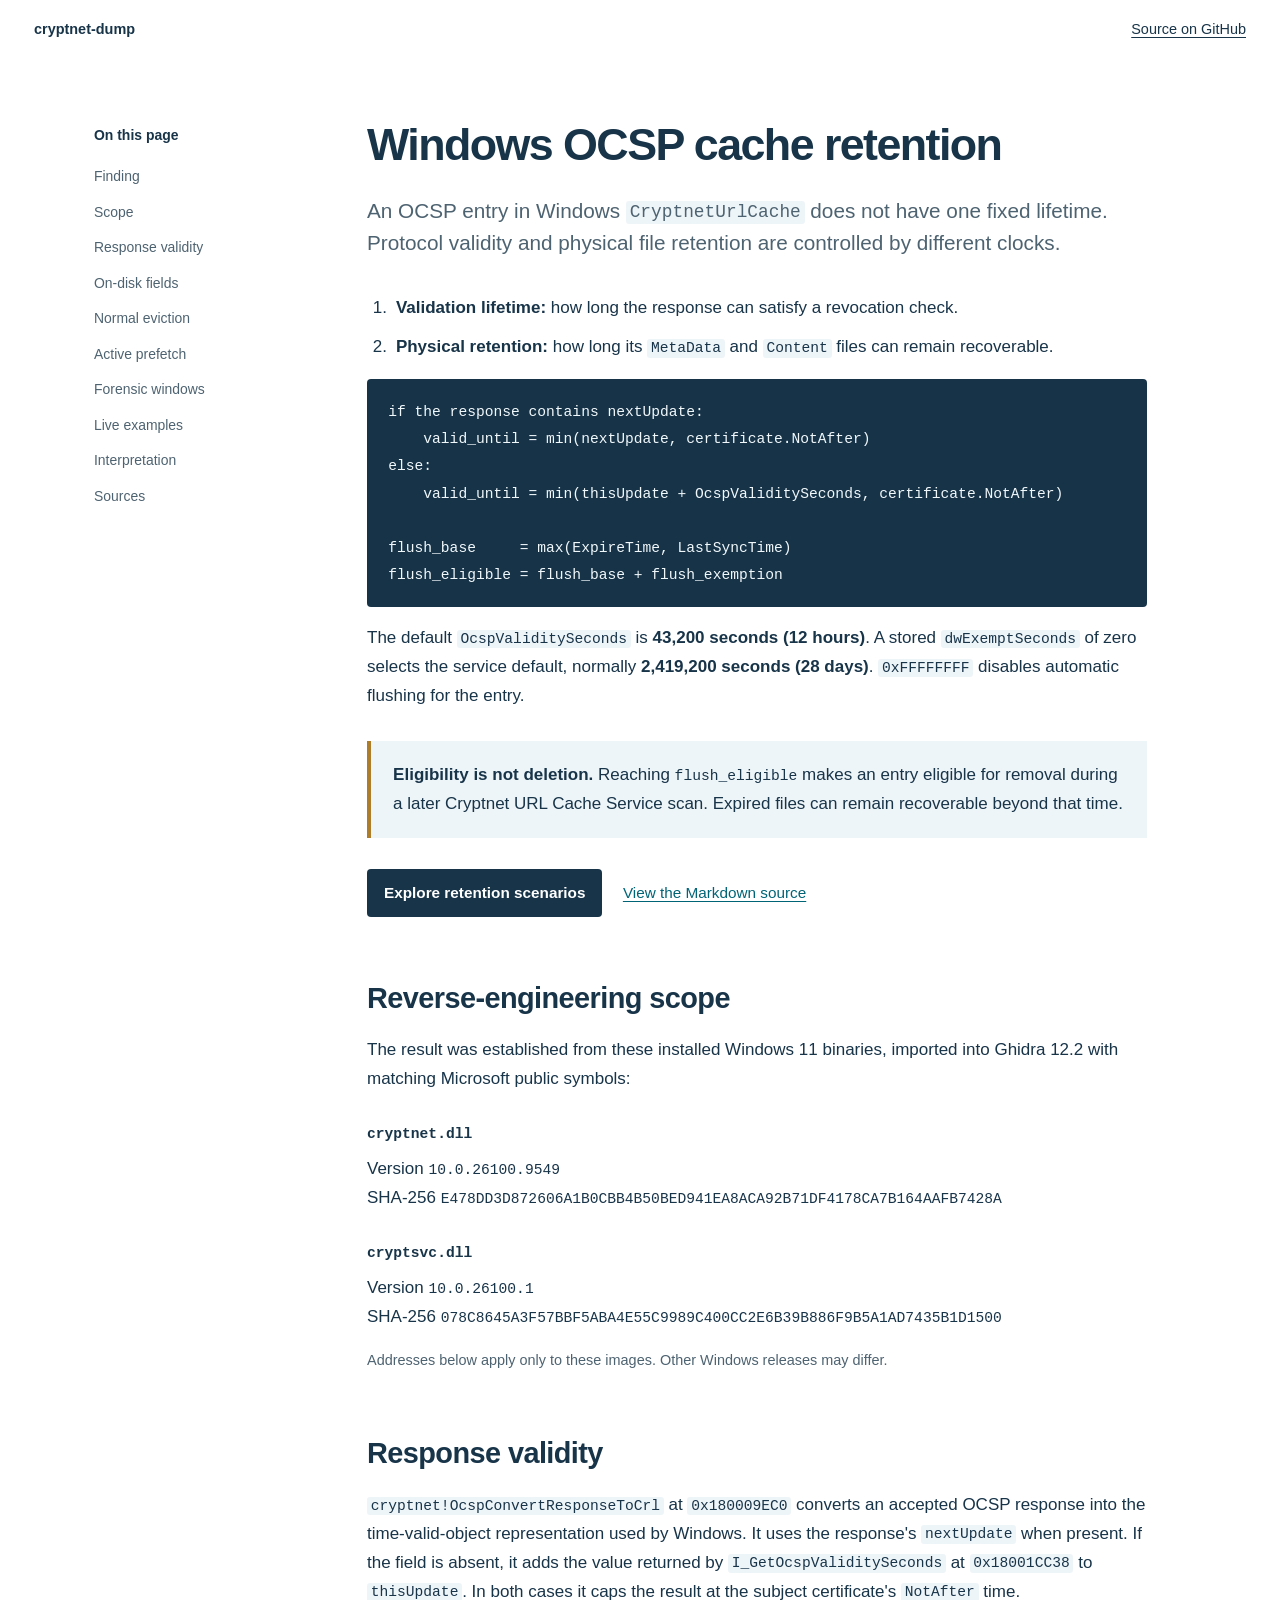
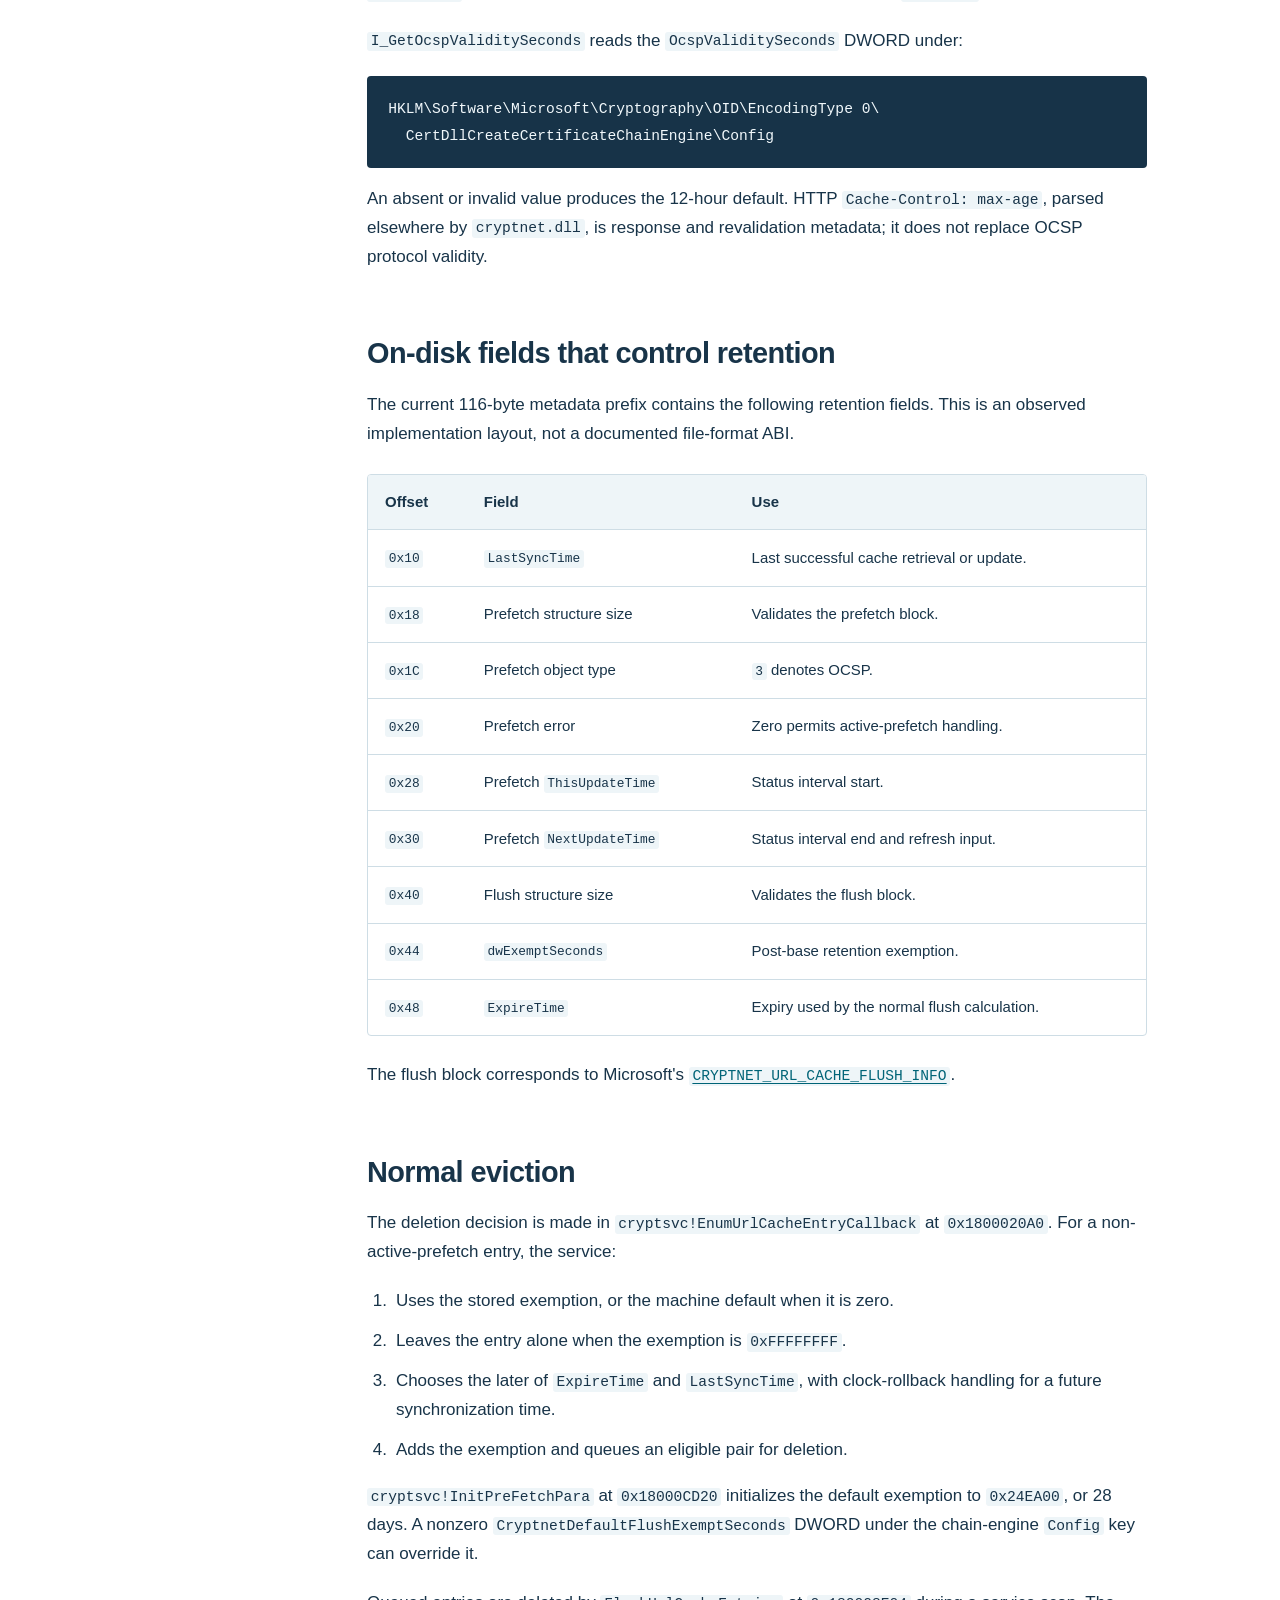
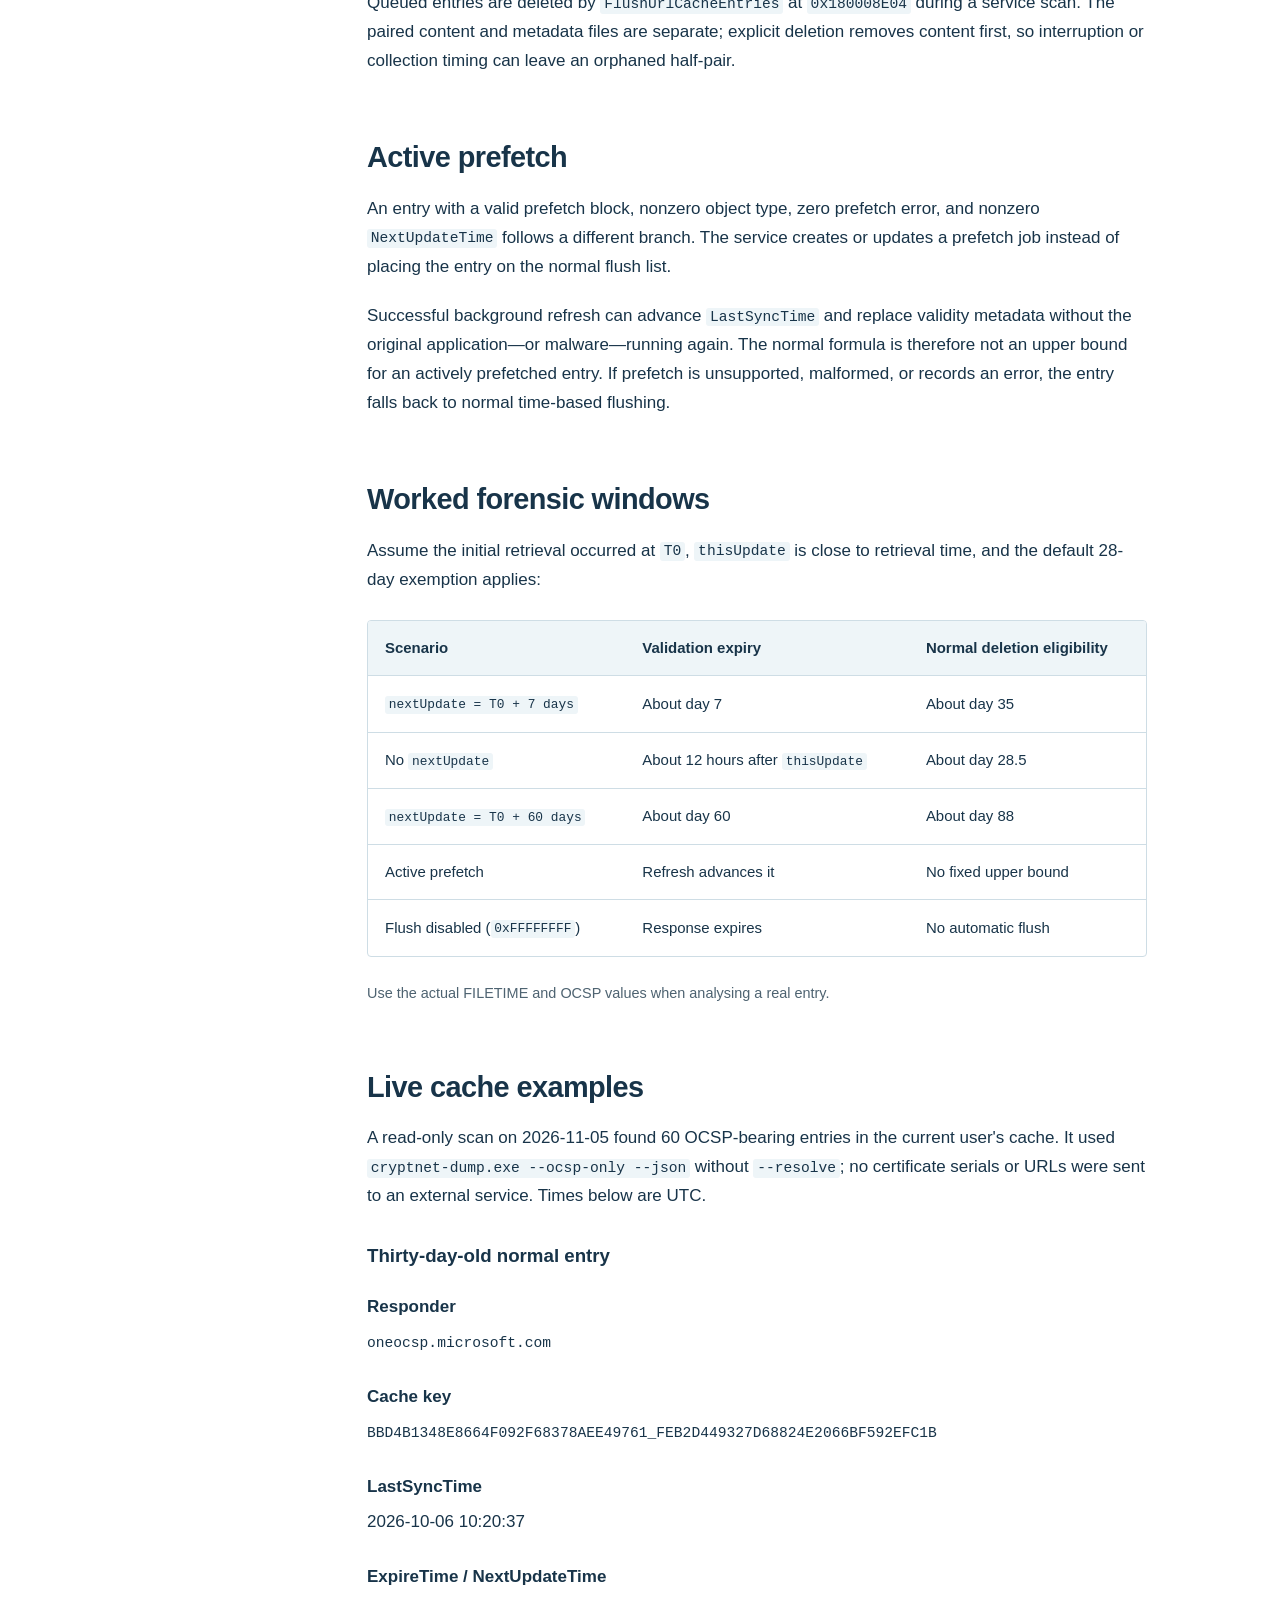
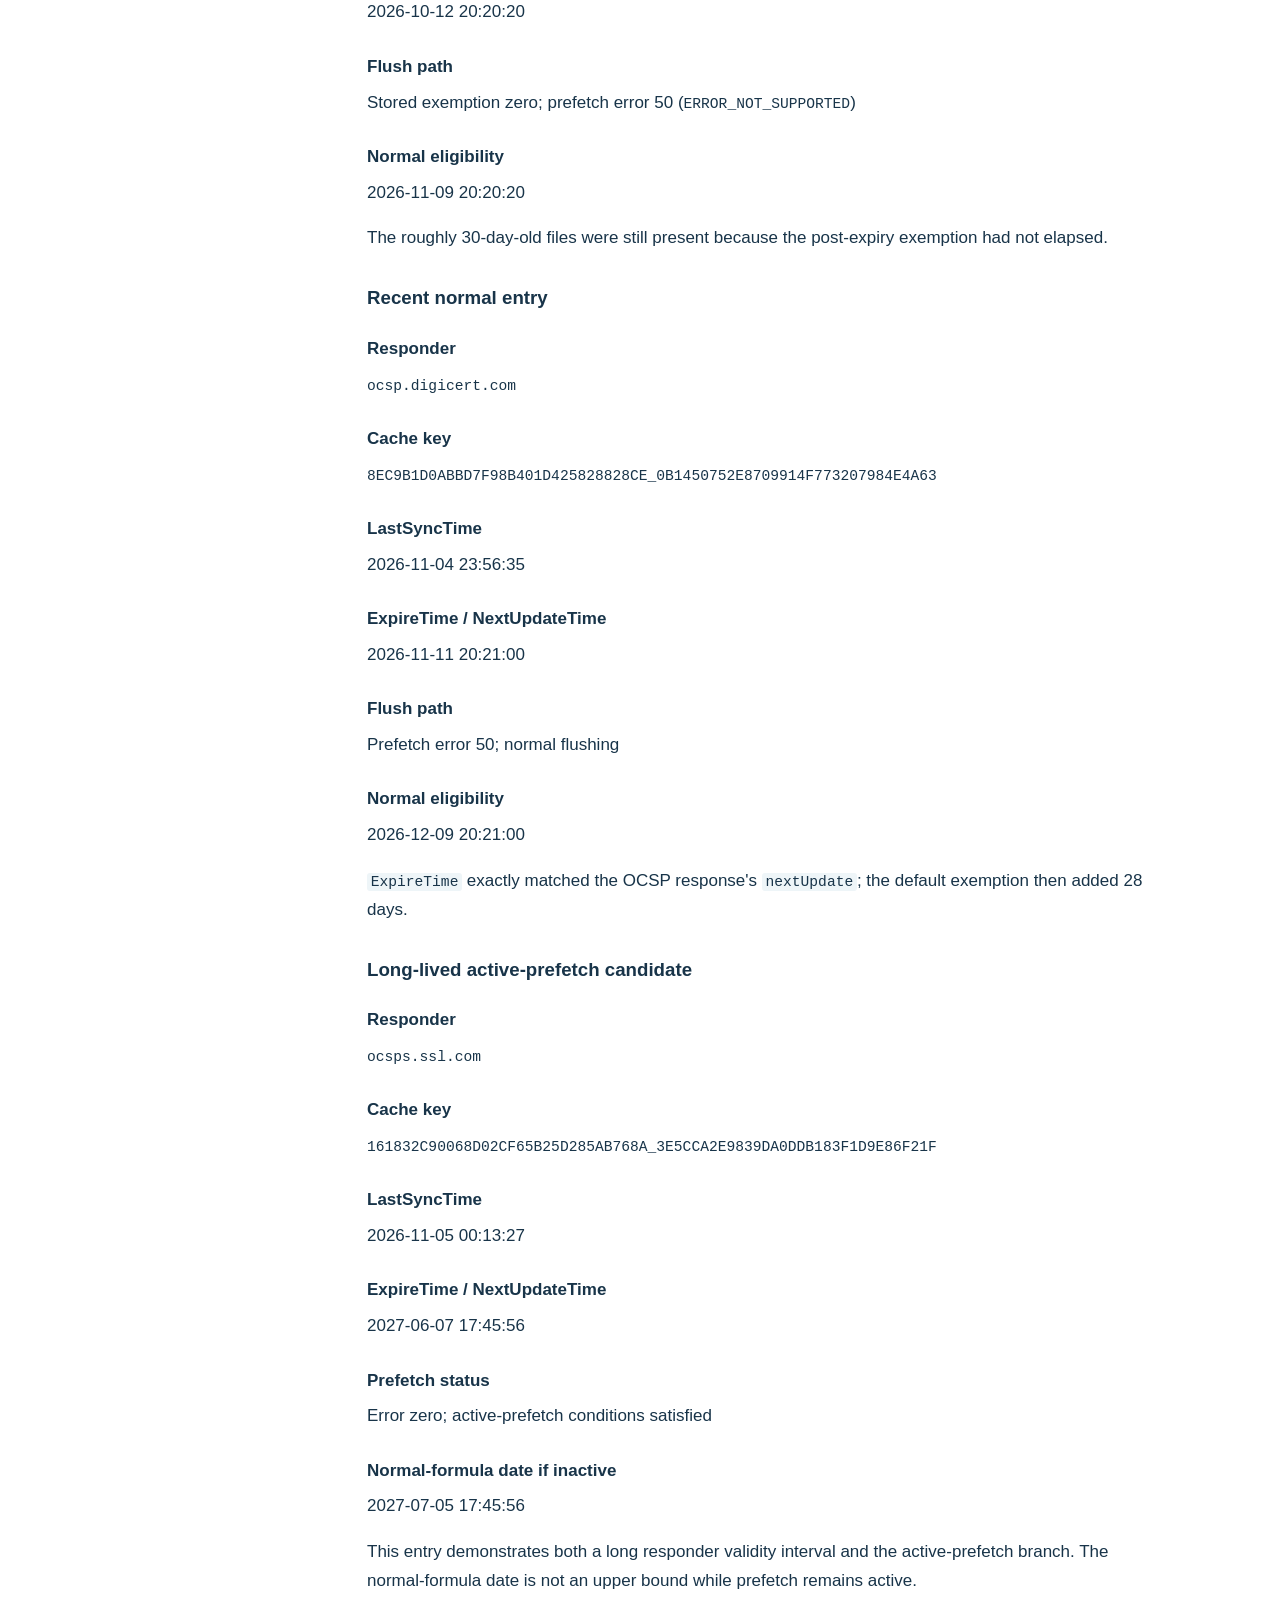
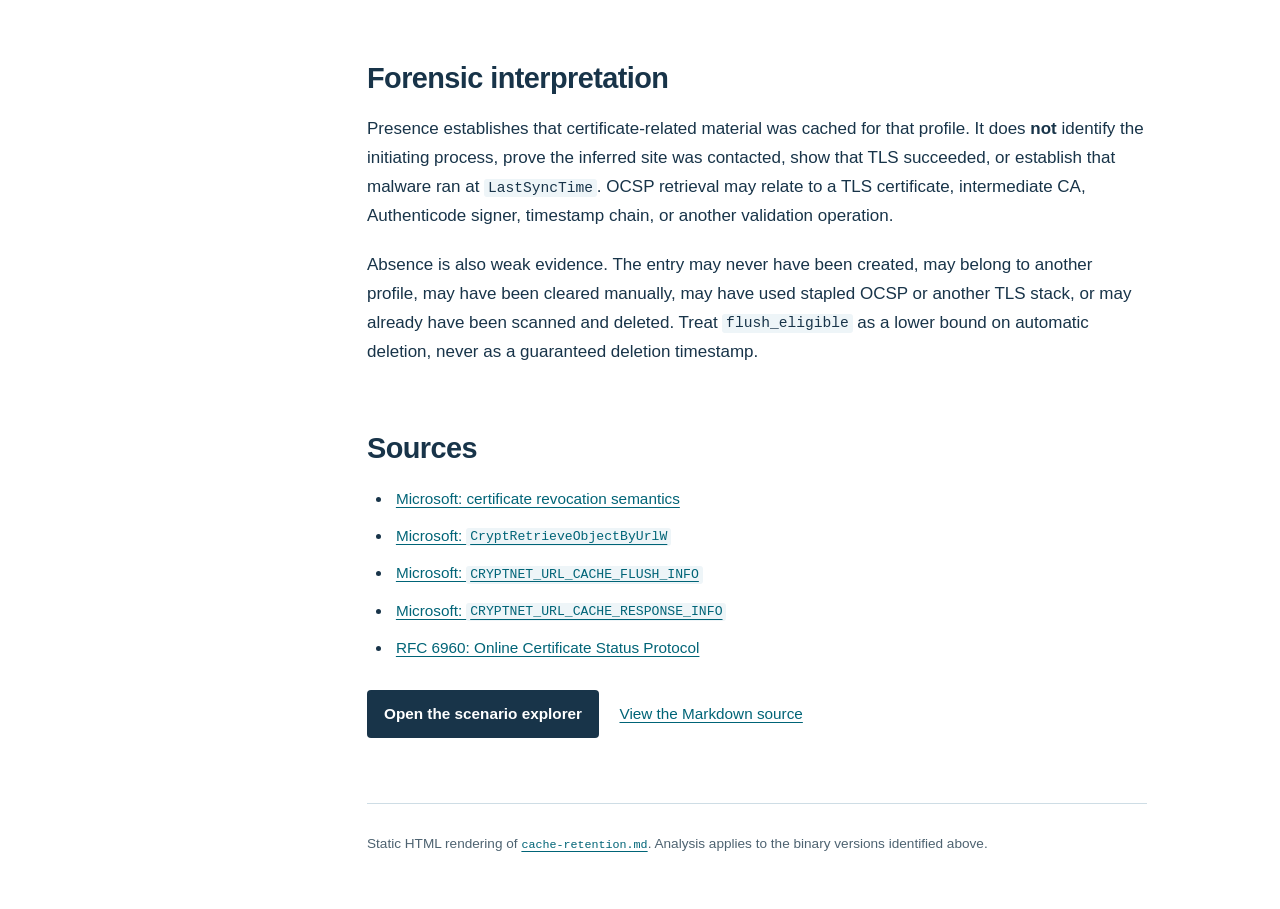
<file: docs/cache-retention-analysis.html>
<!DOCTYPE html>
<html lang="en">
<head>
  <meta charset="utf-8">
  <meta name="viewport" content="width=device-width, initial-scale=1">
  <meta name="description" content="Reverse-engineering analysis of Windows OCSP CryptnetUrlCache validity, prefetch, and deletion behavior.">
  <title>Windows OCSP cache retention analysis — cryptnet-dump</title>
  <link rel="stylesheet" href="site.css">
</head>
<body>
  <a class="skip" href="#finding">Skip to content</a>
  <header class="masthead">
    <a href="index.html" aria-label="cryptnet-dump home">cryptnet-dump</a>
    <a href="https://github.com/truekonrads/ocspcryptneturlcache">Source on GitHub</a>
  </header>
  <main class="reading-layout">
    <nav class="contents" aria-label="On this page">
      <span>On this page</span>
      <a href="#finding">Finding</a>
      <a href="#scope">Scope</a>
      <a href="#validity">Response validity</a>
      <a href="#fields">On-disk fields</a>
      <a href="#eviction">Normal eviction</a>
      <a href="#prefetch">Active prefetch</a>
      <a href="#windows">Forensic windows</a>
      <a href="#examples">Live examples</a>
      <a href="#interpretation">Interpretation</a>
      <a href="#sources">Sources</a>
    </nav>
    <article>
      <section id="finding">
        <h1>Windows OCSP cache retention</h1>
        <p class="lead">An OCSP entry in Windows <code>CryptnetUrlCache</code> does not have one fixed lifetime. Protocol validity and physical file retention are controlled by different clocks.</p>
        <ol>
          <li><strong>Validation lifetime:</strong> how long the response can satisfy a revocation check.</li>
          <li><strong>Physical retention:</strong> how long its <code>MetaData</code> and <code>Content</code> files can remain recoverable.</li>
        </ol>
        <pre><code>if the response contains nextUpdate:
    valid_until = min(nextUpdate, certificate.NotAfter)
else:
    valid_until = min(thisUpdate + OcspValiditySeconds, certificate.NotAfter)

flush_base     = max(ExpireTime, LastSyncTime)
flush_eligible = flush_base + flush_exemption</code></pre>
        <p>The default <code>OcspValiditySeconds</code> is <strong>43,200 seconds (12 hours)</strong>. A stored <code>dwExemptSeconds</code> of zero selects the service default, normally <strong>2,419,200 seconds (28 days)</strong>. <code>0xFFFFFFFF</code> disables automatic flushing for the entry.</p>
        <aside aria-label="Central conclusion"><strong>Eligibility is not deletion.</strong> Reaching <code>flush_eligible</code> makes an entry eligible for removal during a later Cryptnet URL Cache Service scan. Expired files can remain recoverable beyond that time.</aside>
        <div class="actions"><a class="button" href="cache-retention.html">Explore retention scenarios</a><a href="cache-retention.md">View the Markdown source</a></div>
      </section>

      <section id="scope">
        <h2>Reverse-engineering scope</h2>
        <p>The result was established from these installed Windows 11 binaries, imported into Ghidra 12.2 with matching Microsoft public symbols:</p>
        <dl>
          <dt><code>cryptnet.dll</code></dt>
          <dd>Version <code>10.0.26100.9549</code><br>SHA-256 <code>E478DD3D872606A1B0CBB4B50BED941EA8ACA92B71DF4178CA7B164AAFB7428A</code></dd>
          <dt><code>cryptsvc.dll</code></dt>
          <dd>Version <code>10.0.26100.1</code><br>SHA-256 <code>078C8645A3F57BBF5ABA4E55C9989C400CC2E6B39B886F9B5A1AD7435B1D1500</code></dd>
        </dl>
        <p class="small">Addresses below apply only to these images. Other Windows releases may differ.</p>
      </section>

      <section id="validity">
        <h2>Response validity</h2>
        <p><code>cryptnet!OcspConvertResponseToCrl</code> at <code>0x180009EC0</code> converts an accepted OCSP response into the time-valid-object representation used by Windows. It uses the response's <code>nextUpdate</code> when present. If the field is absent, it adds the value returned by <code>I_GetOcspValiditySeconds</code> at <code>0x18001CC38</code> to <code>thisUpdate</code>. In both cases it caps the result at the subject certificate's <code>NotAfter</code> time.</p>
        <p><code>I_GetOcspValiditySeconds</code> reads the <code>OcspValiditySeconds</code> DWORD under:</p>
        <pre><code>HKLM\Software\Microsoft\Cryptography\OID\EncodingType 0\
  CertDllCreateCertificateChainEngine\Config</code></pre>
        <p>An absent or invalid value produces the 12-hour default. HTTP <code>Cache-Control: max-age</code>, parsed elsewhere by <code>cryptnet.dll</code>, is response and revalidation metadata; it does not replace OCSP protocol validity.</p>
      </section>

      <section id="fields">
        <h2>On-disk fields that control retention</h2>
        <p>The current 116-byte metadata prefix contains the following retention fields. This is an observed implementation layout, not a documented file-format ABI.</p>
        <section class="table-wrap" tabindex="0" aria-label="Retention metadata fields">
          <table class="offsets">
            <thead><tr><th scope="col">Offset</th><th scope="col">Field</th><th scope="col">Use</th></tr></thead>
            <tbody>
              <tr><td><code>0x10</code></td><td><code>LastSyncTime</code></td><td>Last successful cache retrieval or update.</td></tr>
              <tr><td><code>0x18</code></td><td>Prefetch structure size</td><td>Validates the prefetch block.</td></tr>
              <tr><td><code>0x1C</code></td><td>Prefetch object type</td><td><code>3</code> denotes OCSP.</td></tr>
              <tr><td><code>0x20</code></td><td>Prefetch error</td><td>Zero permits active-prefetch handling.</td></tr>
              <tr><td><code>0x28</code></td><td>Prefetch <code>ThisUpdateTime</code></td><td>Status interval start.</td></tr>
              <tr><td><code>0x30</code></td><td>Prefetch <code>NextUpdateTime</code></td><td>Status interval end and refresh input.</td></tr>
              <tr><td><code>0x40</code></td><td>Flush structure size</td><td>Validates the flush block.</td></tr>
              <tr><td><code>0x44</code></td><td><code>dwExemptSeconds</code></td><td>Post-base retention exemption.</td></tr>
              <tr><td><code>0x48</code></td><td><code>ExpireTime</code></td><td>Expiry used by the normal flush calculation.</td></tr>
            </tbody>
          </table>
        </section>
        <p>The flush block corresponds to Microsoft's <a href="https://learn.microsoft.com/en-us/windows/win32/api/wincrypt/ns-wincrypt-cryptnet_url_cache_flush_info"><code>CRYPTNET_URL_CACHE_FLUSH_INFO</code></a>.</p>
      </section>

      <section id="eviction">
        <h2>Normal eviction</h2>
        <p>The deletion decision is made in <code>cryptsvc!EnumUrlCacheEntryCallback</code> at <code>0x1800020A0</code>. For a non-active-prefetch entry, the service:</p>
        <ol>
          <li>Uses the stored exemption, or the machine default when it is zero.</li>
          <li>Leaves the entry alone when the exemption is <code>0xFFFFFFFF</code>.</li>
          <li>Chooses the later of <code>ExpireTime</code> and <code>LastSyncTime</code>, with clock-rollback handling for a future synchronization time.</li>
          <li>Adds the exemption and queues an eligible pair for deletion.</li>
        </ol>
        <p><code>cryptsvc!InitPreFetchPara</code> at <code>0x18000CD20</code> initializes the default exemption to <code>0x24EA00</code>, or 28 days. A nonzero <code>CryptnetDefaultFlushExemptSeconds</code> DWORD under the chain-engine <code>Config</code> key can override it.</p>
        <p>Queued entries are deleted by <code>FlushUrlCacheEntries</code> at <code>0x180008E04</code> during a service scan. The paired content and metadata files are separate; explicit deletion removes content first, so interruption or collection timing can leave an orphaned half-pair.</p>
      </section>

      <section id="prefetch">
        <h2>Active prefetch</h2>
        <p>An entry with a valid prefetch block, nonzero object type, zero prefetch error, and nonzero <code>NextUpdateTime</code> follows a different branch. The service creates or updates a prefetch job instead of placing the entry on the normal flush list.</p>
        <p>Successful background refresh can advance <code>LastSyncTime</code> and replace validity metadata without the original application—or malware—running again. The normal formula is therefore not an upper bound for an actively prefetched entry. If prefetch is unsupported, malformed, or records an error, the entry falls back to normal time-based flushing.</p>
      </section>

      <section id="windows">
        <h2>Worked forensic windows</h2>
        <p>Assume the initial retrieval occurred at <code>T0</code>, <code>thisUpdate</code> is close to retrieval time, and the default 28-day exemption applies:</p>
        <section class="table-wrap" tabindex="0" aria-label="Worked retention windows">
          <table>
            <thead><tr><th scope="col">Scenario</th><th scope="col">Validation expiry</th><th scope="col">Normal deletion eligibility</th></tr></thead>
            <tbody>
              <tr><td><code>nextUpdate = T0 + 7 days</code></td><td>About day 7</td><td>About day 35</td></tr>
              <tr><td>No <code>nextUpdate</code></td><td>About 12 hours after <code>thisUpdate</code></td><td>About day 28.5</td></tr>
              <tr><td><code>nextUpdate = T0 + 60 days</code></td><td>About day 60</td><td>About day 88</td></tr>
              <tr><td>Active prefetch</td><td>Refresh advances it</td><td>No fixed upper bound</td></tr>
              <tr><td>Flush disabled (<code>0xFFFFFFFF</code>)</td><td>Response expires</td><td>No automatic flush</td></tr>
            </tbody>
          </table>
        </section>
        <p class="small">Use the actual FILETIME and OCSP values when analysing a real entry.</p>
      </section>

      <section id="examples">
        <h2>Live cache examples</h2>
        <p>A read-only scan on 2026-11-05 found 60 OCSP-bearing entries in the current user's cache. It used <code>cryptnet-dump.exe --ocsp-only --json</code> without <code>--resolve</code>; no certificate serials or URLs were sent to an external service. Times below are UTC.</p>

        <h3>Thirty-day-old normal entry</h3>
        <dl>
          <dt>Responder</dt><dd><code>oneocsp.microsoft.com</code></dd>
          <dt>Cache key</dt><dd><code>BBD4B1348E8664F092F68378AEE49761_FEB2D449327D68824E2066BF592EFC1B</code></dd>
          <dt>LastSyncTime</dt><dd>2026-10-06 10:20:37</dd>
          <dt>ExpireTime / NextUpdateTime</dt><dd>2026-10-12 20:20:20</dd>
          <dt>Flush path</dt><dd>Stored exemption zero; prefetch error 50 (<code>ERROR_NOT_SUPPORTED</code>)</dd>
          <dt>Normal eligibility</dt><dd>2026-11-09 20:20:20</dd>
        </dl>
        <p>The roughly 30-day-old files were still present because the post-expiry exemption had not elapsed.</p>

        <h3>Recent normal entry</h3>
        <dl>
          <dt>Responder</dt><dd><code>ocsp.digicert.com</code></dd>
          <dt>Cache key</dt><dd><code>8EC9B1D0ABBD7F98B401D425828828CE_0B1450752E8709914F773207984E4A63</code></dd>
          <dt>LastSyncTime</dt><dd>2026-11-04 23:56:35</dd>
          <dt>ExpireTime / NextUpdateTime</dt><dd>2026-11-11 20:21:00</dd>
          <dt>Flush path</dt><dd>Prefetch error 50; normal flushing</dd>
          <dt>Normal eligibility</dt><dd>2026-12-09 20:21:00</dd>
        </dl>
        <p><code>ExpireTime</code> exactly matched the OCSP response's <code>nextUpdate</code>; the default exemption then added 28 days.</p>

        <h3>Long-lived active-prefetch candidate</h3>
        <dl>
          <dt>Responder</dt><dd><code>ocsps.ssl.com</code></dd>
          <dt>Cache key</dt><dd><code>161832C90068D02CF65B25D285AB768A_3E5CCA2E9839DA0DDB183F1D9E86F21F</code></dd>
          <dt>LastSyncTime</dt><dd>2026-11-05 00:13:27</dd>
          <dt>ExpireTime / NextUpdateTime</dt><dd>2027-06-07 17:45:56</dd>
          <dt>Prefetch status</dt><dd>Error zero; active-prefetch conditions satisfied</dd>
          <dt>Normal-formula date if inactive</dt><dd>2027-07-05 17:45:56</dd>
        </dl>
        <p>This entry demonstrates both a long responder validity interval and the active-prefetch branch. The normal-formula date is not an upper bound while prefetch remains active.</p>
      </section>

      <section id="interpretation">
        <h2>Forensic interpretation</h2>
        <p>Presence establishes that certificate-related material was cached for that profile. It does <strong>not</strong> identify the initiating process, prove the inferred site was contacted, show that TLS succeeded, or establish that malware ran at <code>LastSyncTime</code>. OCSP retrieval may relate to a TLS certificate, intermediate CA, Authenticode signer, timestamp chain, or another validation operation.</p>
        <p>Absence is also weak evidence. The entry may never have been created, may belong to another profile, may have been cleared manually, may have used stapled OCSP or another TLS stack, or may already have been scanned and deleted. Treat <code>flush_eligible</code> as a lower bound on automatic deletion, never as a guaranteed deletion timestamp.</p>
      </section>

      <section id="sources">
        <h2>Sources</h2>
        <ul class="sources">
          <li><a href="https://learn.microsoft.com/en-us/windows/win32/seccrypto/certificate-revocation-list-semantics">Microsoft: certificate revocation semantics</a></li>
          <li><a href="https://learn.microsoft.com/en-us/windows/win32/api/wincrypt/nf-wincrypt-cryptretrieveobjectbyurlw">Microsoft: <code>CryptRetrieveObjectByUrlW</code></a></li>
          <li><a href="https://learn.microsoft.com/en-us/windows/win32/api/wincrypt/ns-wincrypt-cryptnet_url_cache_flush_info">Microsoft: <code>CRYPTNET_URL_CACHE_FLUSH_INFO</code></a></li>
          <li><a href="https://learn.microsoft.com/en-us/windows/win32/api/wincrypt/ns-wincrypt-cryptnet_url_cache_response_info">Microsoft: <code>CRYPTNET_URL_CACHE_RESPONSE_INFO</code></a></li>
          <li><a href="https://www.rfc-editor.org/rfc/rfc6960">RFC 6960: Online Certificate Status Protocol</a></li>
        </ul>
        <div class="actions"><a class="button" href="cache-retention.html">Open the scenario explorer</a><a href="cache-retention.md">View the Markdown source</a></div>
      </section>
      <footer>Static HTML rendering of <a href="cache-retention.md"><code>cache-retention.md</code></a>. Analysis applies to the binary versions identified above.</footer>
    </article>
  </main>
</body>
</html>
</file>
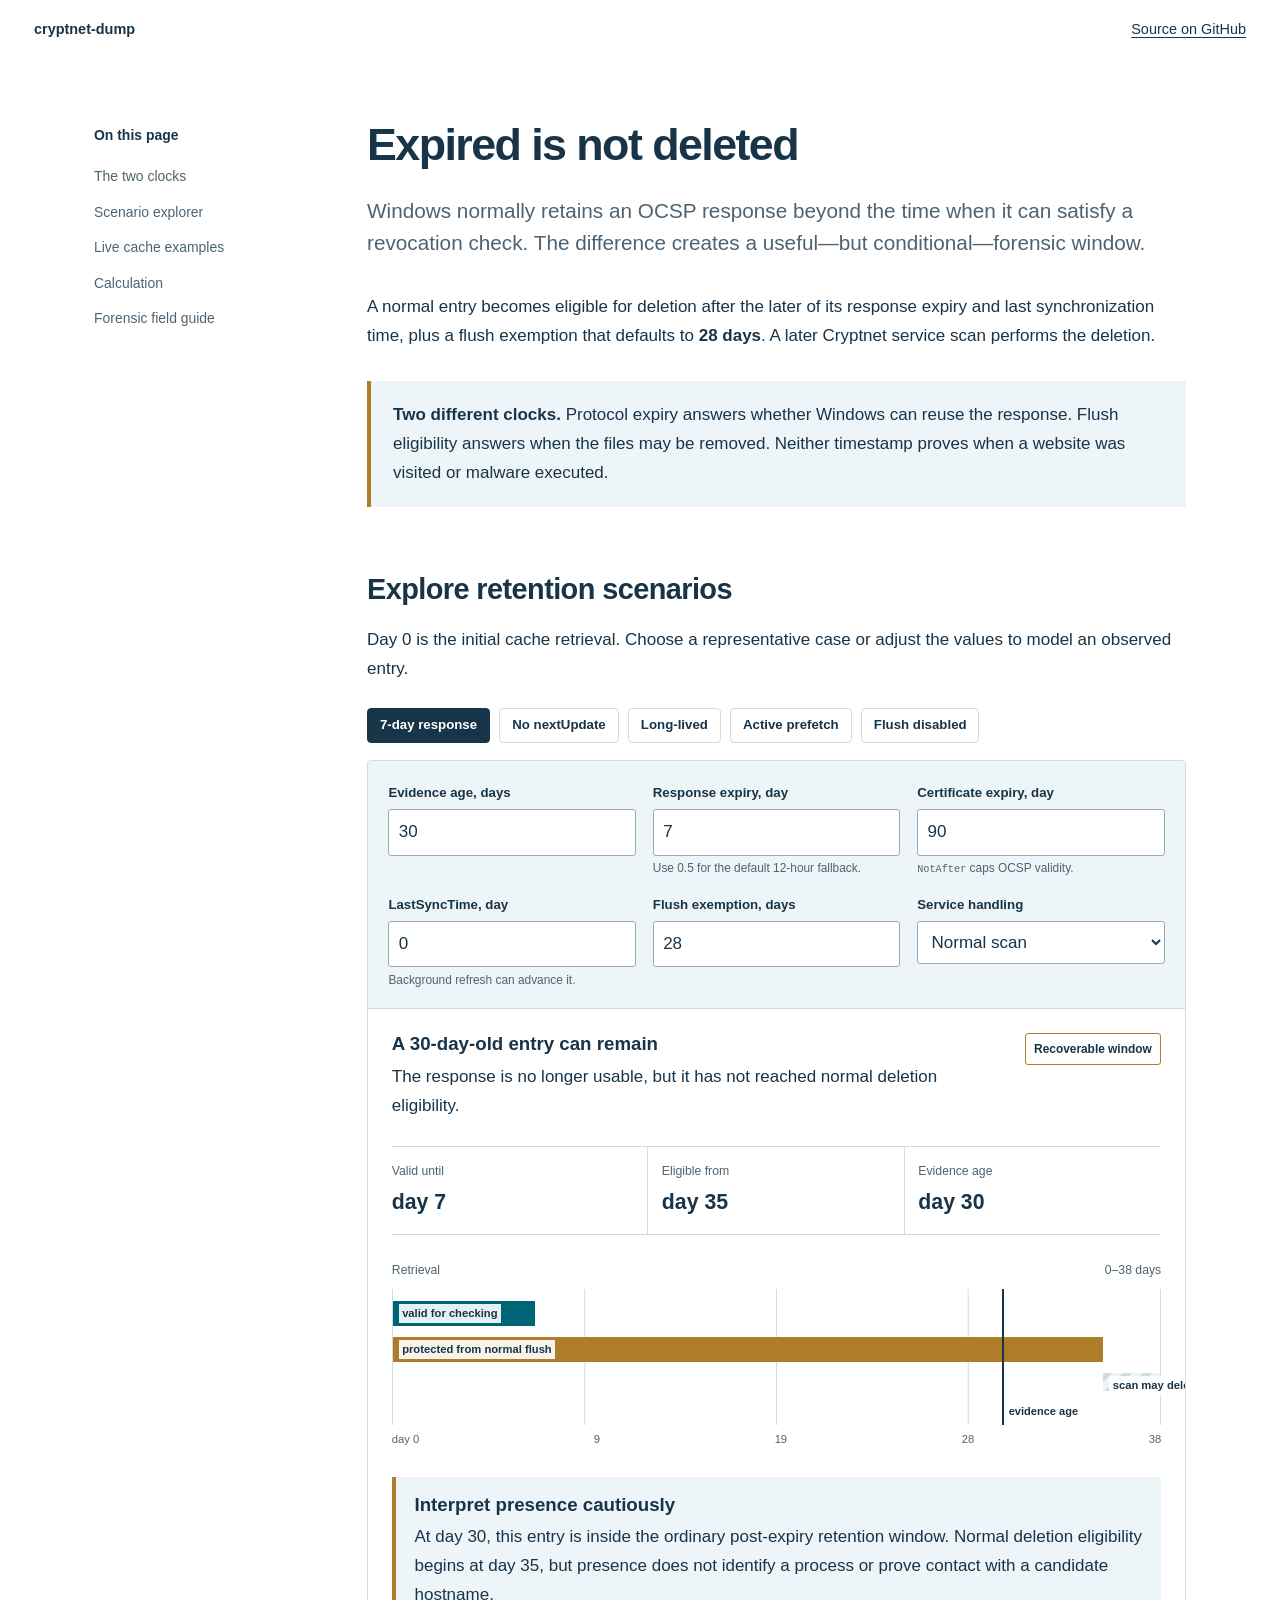
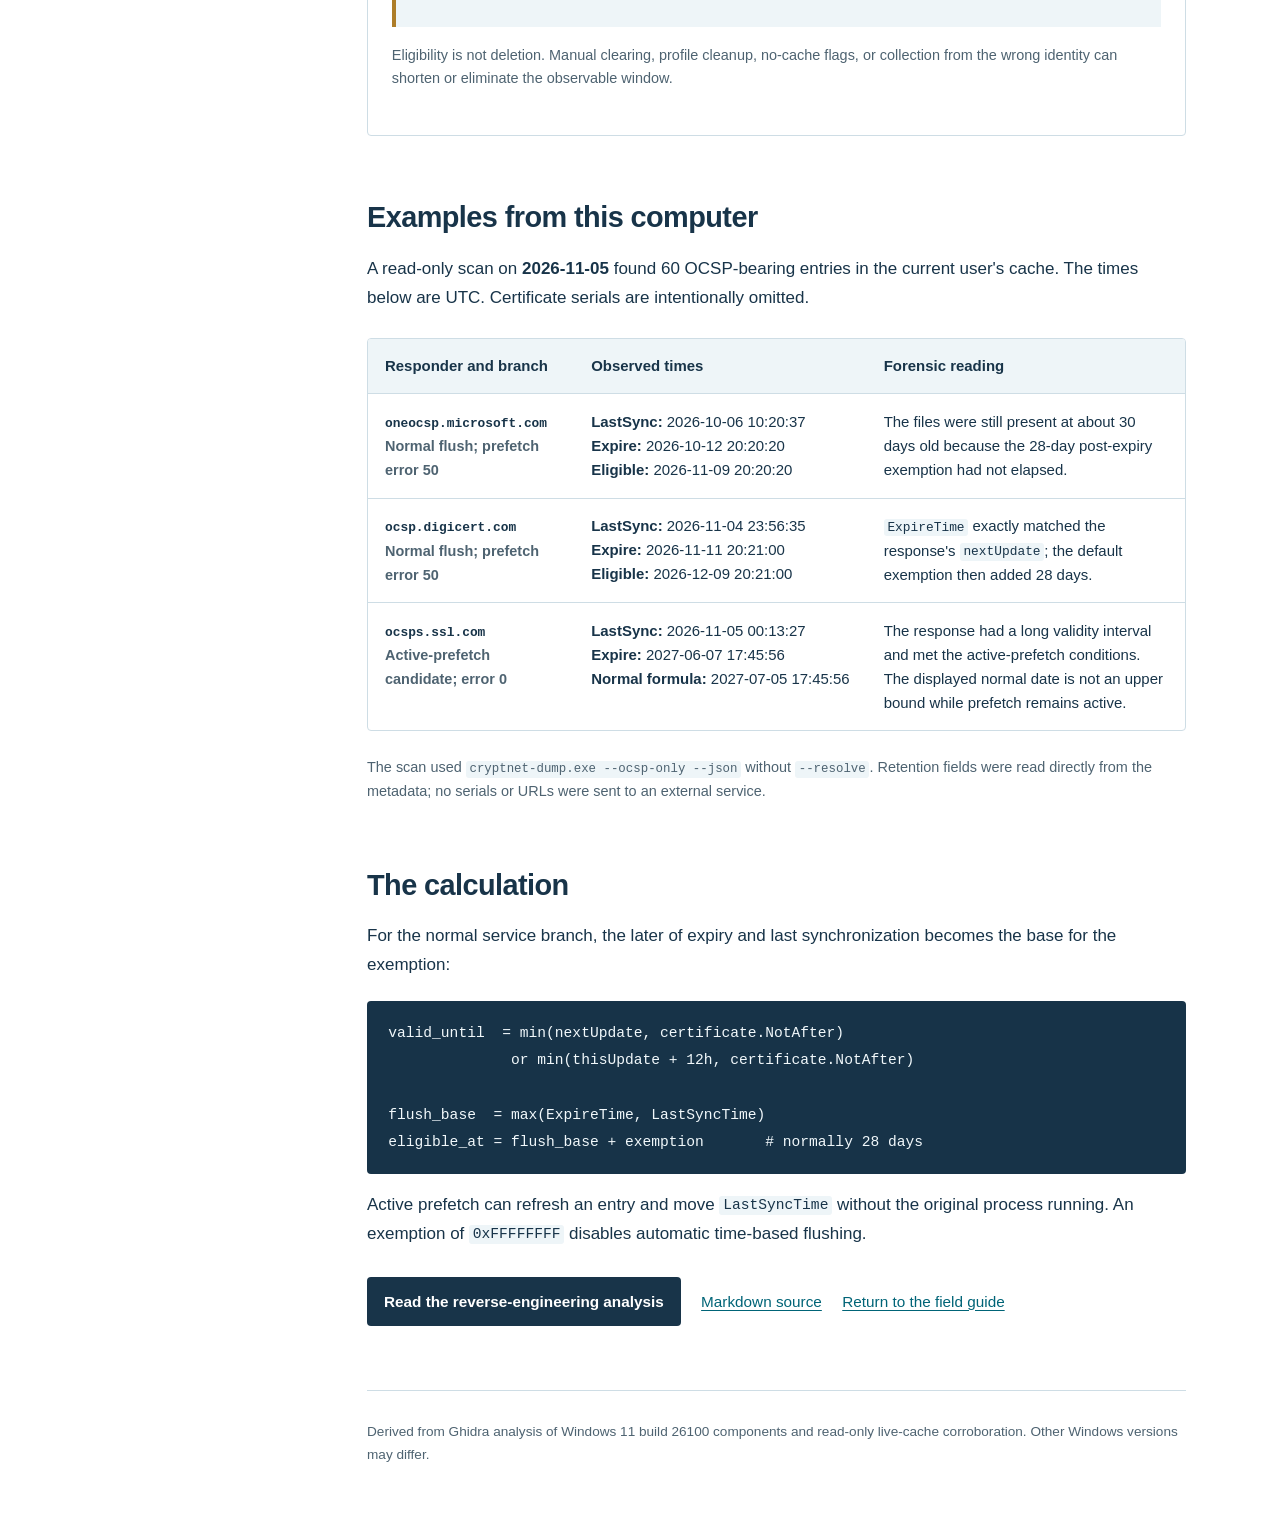
<file: docs/cache-retention.html>
<!DOCTYPE html>
<html lang="en">
<head>
  <meta charset="utf-8">
  <meta name="viewport" content="width=device-width, initial-scale=1">
  <meta name="description" content="Interactive forensic scenarios for Windows OCSP CryptnetUrlCache retention.">
  <title>OCSP cache retention — cryptnet-dump</title>
  <link rel="stylesheet" href="site.css">
  <link rel="stylesheet" href="cache-retention.css">
</head>
<body>
  <a class="skip" href="#summary">Skip to content</a>
  <header class="masthead">
    <a href="index.html" aria-label="cryptnet-dump home">cryptnet-dump</a>
    <a href="https://github.com/truekonrads/ocspcryptneturlcache">Source on GitHub</a>
  </header>
  <main class="reading-layout retention-layout">
    <nav class="contents" aria-label="On this page">
      <span>On this page</span>
      <a href="#summary">The two clocks</a>
      <a href="#explorer">Scenario explorer</a>
      <a href="#examples">Live cache examples</a>
      <a href="#method">Calculation</a>
      <a href="index.html">Forensic field guide</a>
    </nav>
    <article>
      <section id="summary">
        <h1>Expired is not deleted</h1>
        <p class="lead">Windows normally retains an OCSP response beyond the time when it can satisfy a revocation check. The difference creates a useful—but conditional—forensic window.</p>
        <p>A normal entry becomes eligible for deletion after the later of its response expiry and last synchronization time, plus a flush exemption that defaults to <strong>28 days</strong>. A later Cryptnet service scan performs the deletion.</p>
        <aside aria-label="Important distinction"><strong>Two different clocks.</strong> Protocol expiry answers whether Windows can reuse the response. Flush eligibility answers when the files may be removed. Neither timestamp proves when a website was visited or malware executed.</aside>
      </section>

      <section id="explorer">
        <h2>Explore retention scenarios</h2>
        <p>Day 0 is the initial cache retrieval. Choose a representative case or adjust the values to model an observed entry.</p>
        <div class="scenario-tabs" role="group" aria-label="Example scenarios">
          <button type="button" aria-pressed="true" data-scenario="seven">7-day response</button>
          <button type="button" aria-pressed="false" data-scenario="missing">No nextUpdate</button>
          <button type="button" aria-pressed="false" data-scenario="long">Long-lived</button>
          <button type="button" aria-pressed="false" data-scenario="prefetch">Active prefetch</button>
          <button type="button" aria-pressed="false" data-scenario="sticky">Flush disabled</button>
        </div>

        <section class="workbench" aria-label="OCSP cache retention calculator">
          <div class="controls" id="retention-form">
            <div class="field">
              <label for="age">Evidence age, days</label>
              <input id="age" name="age" type="number" min="0" max="3650" step="0.5" value="30">
            </div>
            <div class="field">
              <label for="validity">Response expiry, day</label>
              <input id="validity" name="validity" type="number" min="0" max="3650" step="0.5" value="7">
              <span class="hint">Use 0.5 for the default 12-hour fallback.</span>
            </div>
            <div class="field">
              <label for="cert">Certificate expiry, day</label>
              <input id="cert" name="cert" type="number" min="0" max="3650" step="0.5" value="90">
              <span class="hint"><code>NotAfter</code> caps OCSP validity.</span>
            </div>
            <div class="field">
              <label for="sync">LastSyncTime, day</label>
              <input id="sync" name="sync" type="number" min="0" max="3650" step="0.5" value="0">
              <span class="hint">Background refresh can advance it.</span>
            </div>
            <div class="field">
              <label for="exemption">Flush exemption, days</label>
              <input id="exemption" name="exemption" type="number" min="0" max="3650" step="0.5" value="28">
            </div>
            <div class="field">
              <label for="mode">Service handling</label>
              <select id="mode" name="mode">
                <option value="normal">Normal scan</option>
                <option value="prefetch">Active prefetch</option>
                <option value="disabled">Automatic flush disabled</option>
              </select>
            </div>
          </div>

          <div class="result" aria-live="polite">
            <div class="result-head">
              <div>
                <h3 id="scenario-title">A 30-day-old entry can remain</h3>
                <p id="scenario-summary">The response is no longer usable, but it has not reached normal deletion eligibility.</p>
              </div>
              <span class="status-badge" id="status-stamp">Recoverable window</span>
            </div>
            <dl class="readout">
              <div><dt>Valid until</dt><dd id="valid-readout">day 7</dd></div>
              <div><dt>Eligible from</dt><dd id="eligible-readout">day 35</dd></div>
              <div><dt>Evidence age</dt><dd id="age-readout">day 30</dd></div>
            </dl>
            <div class="timeline-wrap">
              <div class="timeline-title"><span>Retrieval</span><span id="scale-caption">0–35 days</span></div>
              <div class="timeline" role="img" aria-label="Calculated cache timeline showing validation, protected retention, deletion eligibility, and evidence age">
                <div class="bar valid-bar" id="valid-bar"><span>valid for checking</span></div>
                <div class="bar retained-bar" id="retained-bar"><span>protected from normal flush</span></div>
                <div class="bar eligible-bar" id="eligible-bar"><span>scan may delete</span></div>
                <div class="age-marker" id="age-marker"></div>
              </div>
              <div class="axis"><span>day 0</span><span id="quarter-axis"></span><span id="half-axis"></span><span id="three-quarter-axis"></span><span id="end-axis"></span></div>
            </div>
            <div class="finding">
              <h3 id="finding-title">Interpret presence cautiously</h3>
              <p id="finding-text">At day 30, an entry with a seven-day response interval is expected to remain under the ordinary time calculation. It does not identify the process or prove a connection to a candidate hostname.</p>
            </div>
            <p class="small">Eligibility is not deletion. Manual clearing, profile cleanup, no-cache flags, or collection from the wrong identity can shorten or eliminate the observable window.</p>
          </div>
        </section>
      </section>

      <section id="examples">
        <h2>Examples from this computer</h2>
        <p>A read-only scan on <strong>2026-11-05</strong> found 60 OCSP-bearing entries in the current user's cache. The times below are UTC. Certificate serials are intentionally omitted.</p>
        <section class="table-wrap" tabindex="0" aria-label="Live cache retention examples">
          <table>
            <thead><tr><th scope="col">Responder and branch</th><th scope="col">Observed times</th><th scope="col">Forensic reading</th></tr></thead>
            <tbody>
              <tr>
                <th scope="row"><code>oneocsp.microsoft.com</code><br><span class="small">Normal flush; prefetch error 50</span></th>
                <td><strong>LastSync:</strong> 2026-10-06 10:20:37<br><strong>Expire:</strong> 2026-10-12 20:20:20<br><strong>Eligible:</strong> 2026-11-09 20:20:20</td>
                <td>The files were still present at about 30 days old because the 28-day post-expiry exemption had not elapsed.</td>
              </tr>
              <tr>
                <th scope="row"><code>ocsp.digicert.com</code><br><span class="small">Normal flush; prefetch error 50</span></th>
                <td><strong>LastSync:</strong> 2026-11-04 23:56:35<br><strong>Expire:</strong> 2026-11-11 20:21:00<br><strong>Eligible:</strong> 2026-12-09 20:21:00</td>
                <td><code>ExpireTime</code> exactly matched the response's <code>nextUpdate</code>; the default exemption then added 28 days.</td>
              </tr>
              <tr>
                <th scope="row"><code>ocsps.ssl.com</code><br><span class="small">Active-prefetch candidate; error 0</span></th>
                <td><strong>LastSync:</strong> 2026-11-05 00:13:27<br><strong>Expire:</strong> 2027-06-07 17:45:56<br><strong>Normal formula:</strong> 2027-07-05 17:45:56</td>
                <td>The response had a long validity interval and met the active-prefetch conditions. The displayed normal date is not an upper bound while prefetch remains active.</td>
              </tr>
            </tbody>
          </table>
        </section>
        <p class="small">The scan used <code>cryptnet-dump.exe --ocsp-only --json</code> without <code>--resolve</code>. Retention fields were read directly from the metadata; no serials or URLs were sent to an external service.</p>
      </section>

      <section id="method">
        <h2>The calculation</h2>
        <p>For the normal service branch, the later of expiry and last synchronization becomes the base for the exemption:</p>
        <pre><code>valid_until  = min(nextUpdate, certificate.NotAfter)
              or min(thisUpdate + 12h, certificate.NotAfter)

flush_base  = max(ExpireTime, LastSyncTime)
eligible_at = flush_base + exemption       # normally 28 days</code></pre>
        <p>Active prefetch can refresh an entry and move <code>LastSyncTime</code> without the original process running. An exemption of <code>0xFFFFFFFF</code> disables automatic time-based flushing.</p>
        <div class="actions"><a class="button" href="cache-retention-analysis.html">Read the reverse-engineering analysis</a><a href="cache-retention.md">Markdown source</a><a href="index.html">Return to the field guide</a></div>
      </section>
      <footer>Derived from Ghidra analysis of Windows 11 build 26100 components and read-only live-cache corroboration. Other Windows versions may differ.</footer>
    </article>
  </main>

  <script>
    const scenarios = {
      seven: { age: 30, validity: 7, cert: 90, sync: 0, exemption: 28, mode: "normal" },
      missing: { age: 30, validity: .5, cert: 90, sync: 0, exemption: 28, mode: "normal" },
      long: { age: 45, validity: 60, cert: 120, sync: 0, exemption: 28, mode: "normal" },
      prefetch: { age: 60, validity: 7, cert: 180, sync: 56, exemption: 28, mode: "prefetch" },
      sticky: { age: 120, validity: 7, cert: 90, sync: 0, exemption: 28, mode: "disabled" }
    };
    const form = document.querySelector("#retention-form");
    const inputs = Object.fromEntries([...form.querySelectorAll("[name]")].map(el => [el.name, el]));
    const out = id => document.querySelector(`#${id}`);
    const formatDay = value => Number.isInteger(value) ? `${value}` : value.toFixed(1).replace(".5", "½");
    const readNumber = (name, fallback = 0) => Math.max(0, Number(inputs[name].value) || fallback);

    function update() {
      const age = readNumber("age");
      const validityInput = readNumber("validity");
      const cert = readNumber("cert");
      const sync = readNumber("sync");
      const exemption = readNumber("exemption");
      const mode = inputs.mode.value;
      const valid = Math.min(validityInput, cert);
      const eligible = Math.max(valid, sync) + exemption;
      const indefinite = mode !== "normal";
      const scaleMax = Math.max(7, age, valid, indefinite ? age * 1.15 : eligible) * 1.08;
      const pct = value => `${Math.min(100, value / scaleMax * 100)}%`;
      const expired = age > valid;
      const isEligible = age >= eligible;

      out("valid-readout").textContent = `day ${formatDay(valid)}`;
      out("eligible-readout").textContent = mode === "normal" ? `day ${formatDay(eligible)}` : "not bounded";
      out("age-readout").textContent = `day ${formatDay(age)}`;
      out("valid-bar").style.width = pct(valid);
      out("retained-bar").style.width = mode === "normal" ? pct(eligible) : "100%";
      out("eligible-bar").style.left = mode === "normal" ? pct(eligible) : "100%";
      out("eligible-bar").style.width = mode === "normal" ? `calc(100% - ${pct(eligible)})` : "0";
      out("age-marker").style.left = pct(age);
      out("scale-caption").textContent = `0–${Math.ceil(scaleMax)} days`;
      out("quarter-axis").textContent = Math.round(scaleMax * .25);
      out("half-axis").textContent = Math.round(scaleMax * .5);
      out("three-quarter-axis").textContent = Math.round(scaleMax * .75);
      out("end-axis").textContent = Math.ceil(scaleMax);

      if (mode === "prefetch") {
        out("scenario-title").textContent = "Background refresh breaks the simple upper bound";
        out("scenario-summary").textContent = "An active prefetch job can replace the response and advance LastSyncTime without the original process running again.";
        out("status-stamp").textContent = "Refreshable";
        out("finding-title").textContent = "A recent timestamp may be service activity";
        out("finding-text").textContent = `At day ${formatDay(age)}, continued presence can result from Cryptnet service refresh. Do not treat a newer LastSyncTime at day ${formatDay(sync)} as evidence that the initiating application executed again.`;
      } else if (mode === "disabled") {
        out("scenario-title").textContent = "Automatic flushing is disabled";
        out("scenario-summary").textContent = "The response still expires for validation, but the service does not apply its normal time-based deletion branch.";
        out("status-stamp").textContent = "No auto-flush";
        out("finding-title").textContent = "Retention has no ordinary time limit";
        out("finding-text").textContent = `At day ${formatDay(age)}, the expired files can remain until an explicit deletion, profile cleanup, or another mechanism removes them.`;
      } else if (!expired) {
        out("scenario-title").textContent = "The response is still time-valid";
        out("scenario-summary").textContent = "The cache can reuse this response for revocation checking, subject to policy and response acceptance.";
        out("status-stamp").textContent = "Time-valid";
        out("finding-title").textContent = "Presence is expected, but not guaranteed";
        out("finding-text").textContent = `At day ${formatDay(age)}, protocol validity continues until day ${formatDay(valid)}. Manual clearing or a no-cache retrieval can still leave no recoverable entry.`;
      } else if (!isEligible) {
        out("scenario-title").textContent = `A ${formatDay(age)}-day-old entry can remain`;
        out("scenario-summary").textContent = "The response is no longer usable, but it has not reached normal deletion eligibility.";
        out("status-stamp").textContent = "Recoverable window";
        out("finding-title").textContent = "Interpret presence cautiously";
        out("finding-text").textContent = `At day ${formatDay(age)}, this entry is inside the ordinary post-expiry retention window. Normal deletion eligibility begins at day ${formatDay(eligible)}, but presence does not identify a process or prove contact with a candidate hostname.`;
      } else {
        out("scenario-title").textContent = "The entry is eligible for deletion";
        out("scenario-summary").textContent = "A Cryptnet service scan may already have removed it, but eligibility is not an exact deletion time.";
        out("status-stamp").textContent = "Scan-dependent";
        out("finding-title").textContent = "Both presence and absence are plausible";
        out("finding-text").textContent = `Eligibility began at day ${formatDay(eligible)}. Finding the files at day ${formatDay(age)} can indicate scan delay; not finding them cannot establish that the original activity did not occur.`;
      }
    }

    document.querySelectorAll("[data-scenario]").forEach(button => {
      button.addEventListener("click", () => {
        const values = scenarios[button.dataset.scenario];
        Object.entries(values).forEach(([name, value]) => { inputs[name].value = value; });
        document.querySelectorAll("[data-scenario]").forEach(item => item.setAttribute("aria-pressed", String(item === button)));
        update();
      });
    });
    form.addEventListener("input", () => {
      document.querySelectorAll("[data-scenario]").forEach(item => item.setAttribute("aria-pressed", "false"));
      update();
    });
    update();
  </script>
</body>
</html>
</file>
<file: docs/site.css>
:root {
  color-scheme: light;
  --ink: #183449;
  --muted: #4e6371;
  --paper: #ffffff;
  --wash: #eef5f8;
  --line: #cedde5;
  --link: #006477;
  --brass: #ad7d29;
  font-family: "Segoe UI", "Helvetica Neue", Arial, sans-serif;
  color: var(--ink);
  background: var(--paper);
  font-size: 17px;
  line-height: 1.7;
}
* { box-sizing: border-box; }
body { margin: 0; }
a { color: var(--link); text-underline-offset: .2em; }
a:hover { text-decoration-thickness: 2px; }
a:focus-visible, [tabindex]:focus-visible { outline: 3px solid var(--brass); outline-offset: 5px; }
.skip { position: absolute; left: 1rem; top: -5rem; background: white; padding: .5rem 1rem; z-index: 2; }
.skip:focus { top: 1rem; }
.masthead { max-width: 1280px; margin: auto; padding: 1rem 2rem; display: flex; justify-content: space-between; gap: 1rem; font-size: .85rem; }
.masthead a { color: var(--ink); }
.masthead a:first-child { font-weight: 700; text-decoration: none; }
.hero { max-width: 1280px; margin: 0 auto; background: #142d42; }
.hero img { display: block; width: 100%; height: auto; }
.reading-layout { display: grid; grid-template-columns: 205px minmax(0, 780px); gap: 4rem; max-width: 1160px; margin: 3.5rem auto 0; padding: 0 2rem; align-items: start; }
.contents { position: sticky; top: 2rem; font-size: .82rem; line-height: 1.45; padding: .4rem 0 1rem; }
.contents span { display: block; font-weight: 700; margin-bottom: .8rem; }
.contents a { display: block; padding: .45rem 0; text-decoration: none; color: var(--muted); }
.contents a:hover { color: var(--link); text-decoration: underline; }
article { min-width: 0; }
section { scroll-margin-top: 2rem; margin-bottom: 3.8rem; }
h1, h2, h3 { line-height: 1.18; font-weight: 650; color: var(--ink); }
h1 { font-size: clamp(2rem, 3.5vw, 3.05rem); letter-spacing: -.035em; margin: 0 0 1.4rem; }
h2 { font-size: 1.7rem; letter-spacing: -.02em; margin: 0 0 1.2rem; }
h3 { font-size: 1.1rem; margin: 2rem 0 .7rem; }
p { margin: 0 0 1.2rem; }
.lead { font-size: 1.22rem; line-height: 1.55; color: var(--muted); margin-bottom: 2rem; }
aside { background: var(--wash); border-left: 4px solid var(--brass); padding: 1.15rem 1.3rem; margin: 1.8rem 0; }
aside strong { color: var(--ink); }
code { font-family: Consolas, "Liberation Mono", monospace; font-size: .86em; overflow-wrap: anywhere; }
p code, li code, td code { background: var(--wash); padding: .08rem .22rem; border-radius: 3px; }
pre { background: #173348; color: #f1f8fb; padding: 1.1rem 1.25rem; overflow-x: auto; line-height: 1.6; border-radius: 4px; }
pre code { white-space: pre; overflow-wrap: normal; }
.actions { display: flex; align-items: center; flex-wrap: wrap; gap: 1.2rem; margin: 1.7rem 0 2.3rem; font-size: .9rem; }
.button { display: inline-block; padding: .65rem 1rem; background: var(--ink); color: white; border-radius: 4px; font-weight: 600; text-decoration: none; }
.button:hover { background: var(--link); }
figure { margin: 2rem 0; }
figure img { display: block; width: 100%; height: auto; border: 1px solid var(--line); }
figcaption, .small { font-size: .85rem; color: var(--muted); line-height: 1.6; }
figcaption { margin-top: .7rem; }
ul, ol { padding-left: 1.45rem; }
li { padding-left: .25rem; margin-bottom: .65rem; }
.table-wrap { overflow-x: auto; margin: 1.5rem 0; border: 1px solid var(--line); border-radius: 4px; }
table { border-collapse: collapse; width: 100%; text-align: left; font-size: .88rem; line-height: 1.6; }
th, td { padding: .9rem 1rem; vertical-align: top; border-bottom: 1px solid var(--line); }
thead { background: var(--wash); }
tbody tr:last-child > * { border-bottom: 0; }
tbody th { min-width: 140px; }
.offsets td:first-child { white-space: nowrap; }
dt { font-weight: 700; margin: 1.5rem 0 .4rem; }
dd { margin: 0; }
.sources { font-size: .9rem; }
footer { border-top: 1px solid var(--line); color: var(--muted); font-size: .8rem; padding: 1.7rem 0 3rem; }
@media (max-width: 900px) {
  .reading-layout { display: block; max-width: 780px; margin-top: 2rem; }
  .contents { position: static; border-bottom: 1px solid var(--line); margin-bottom: 2rem; }
  .contents a { display: inline-block; margin-right: 1rem; }
}
@media (max-width: 520px) {
  :root { font-size: 16px; }
  .masthead { padding: .8rem 1.2rem; }
  .reading-layout { padding: 0 1.2rem; }
  h2 { font-size: 1.5rem; }
  section { margin-bottom: 3rem; }
  aside { padding: 1rem; }
  th, td { padding: .7rem; }
}
@media print {
  .contents, .masthead, .actions, .skip { display: none; }
  .reading-layout { display: block; margin: 2rem auto; max-width: none; }
  section { margin-bottom: 2rem; }
  pre { white-space: pre-wrap; }
}
</file>
<file: docs/cache-retention.css>
.retention-layout { grid-template-columns: 205px minmax(0, 820px); }
.scenario-tabs { display: flex; flex-wrap: wrap; gap: .55rem; margin: 1.4rem 0 1rem; }
.scenario-tabs button {
  border: 1px solid var(--line);
  border-radius: 4px;
  background: var(--paper);
  color: var(--ink);
  padding: .5rem .7rem;
  font: 600 .78rem/1.25 "Segoe UI", "Helvetica Neue", Arial, sans-serif;
  cursor: pointer;
}
.scenario-tabs button:hover { border-color: var(--link); color: var(--link); }
.scenario-tabs button[aria-pressed="true"] { background: var(--ink); border-color: var(--ink); color: white; }
.workbench { border: 1px solid var(--line); border-radius: 4px; overflow: hidden; margin-top: 1rem; }
.controls { display: grid; grid-template-columns: repeat(3, 1fr); gap: 1rem; background: var(--wash); border-bottom: 1px solid var(--line); padding: 1.2rem; }
.field { min-width: 0; }
.field label { display: block; font-size: .78rem; font-weight: 700; margin-bottom: .3rem; }
.field input, .field select { width: 100%; min-height: 2.5rem; border: 1px solid #9babb4; border-radius: 3px; background: var(--paper); color: var(--ink); padding: .45rem .55rem; font: inherit; }
.hint { display: block; color: var(--muted); font-size: .7rem; line-height: 1.35; margin-top: .25rem; }
.result { padding: 1.4rem; }
.result-head { display: flex; justify-content: space-between; align-items: flex-start; gap: 1rem; }
.result-head h3, .finding h3 { margin: 0 0 .45rem; }
.result-head p, .finding p { margin: 0; }
.status-badge { flex: 0 0 auto; border: 1px solid var(--brass); border-radius: 3px; color: var(--ink); padding: .3rem .5rem; font-size: .7rem; font-weight: 700; }
.readout { display: grid; grid-template-columns: repeat(3, 1fr); margin: 1.5rem 0; border-block: 1px solid var(--line); }
.readout div { padding: .8rem; border-right: 1px solid var(--line); }
.readout div:first-child { padding-left: 0; }
.readout div:last-child { border-right: 0; }
.readout dt { margin: 0 0 .15rem; color: var(--muted); font-size: .72rem; font-weight: 400; }
.readout dd { margin: 0; color: var(--ink); font-size: 1.25rem; font-weight: 700; }
.timeline-wrap { margin: 1.2rem 0 1.6rem; }
.timeline-title { display: flex; justify-content: space-between; color: var(--muted); font-size: .72rem; margin-bottom: .45rem; }
.timeline { position: relative; height: 136px; border-inline: 1px solid var(--line); background-image: linear-gradient(to right, transparent calc(25% - 1px), var(--line) 25%, transparent calc(25% + 1px)), linear-gradient(to right, transparent calc(50% - 1px), var(--line) 50%, transparent calc(50% + 1px)), linear-gradient(to right, transparent calc(75% - 1px), var(--line) 75%, transparent calc(75% + 1px)); }
.bar { position: absolute; left: 0; height: 25px; min-width: 2px; }
.bar span { position: absolute; left: .35rem; top: .2rem; white-space: nowrap; background: rgba(255,255,255,.9); color: var(--ink); padding: 0 .2rem; font-size: .66rem; font-weight: 700; }
.valid-bar { top: 12px; background: var(--link); }
.retained-bar { top: 48px; background: var(--brass); }
.eligible-bar { top: 84px; height: 18px; background: repeating-linear-gradient(135deg, var(--line) 0 7px, var(--wash) 7px 14px); }
.age-marker { position: absolute; inset-block: 0; width: 2px; background: var(--ink); z-index: 2; }
.age-marker::after { content: "evidence age"; position: absolute; left: .4rem; bottom: 4px; white-space: nowrap; color: var(--ink); font-size: .65rem; font-weight: 700; }
.axis { display: flex; justify-content: space-between; color: var(--muted); font-size: .66rem; margin-top: .35rem; }
.finding { background: var(--wash); border-left: 4px solid var(--brass); padding: 1rem 1.1rem; margin: 0 0 1rem; }
#examples table { min-width: 720px; }
#examples tbody th { min-width: 190px; }
#examples td:nth-child(2) { white-space: nowrap; }
@media (prefers-reduced-motion: no-preference) { .bar, .age-marker { transition: width .2s ease, left .2s ease; } }
@media (max-width: 700px) {
  .controls { grid-template-columns: repeat(2, 1fr); }
  .result-head { display: block; }
  .status-badge { display: inline-block; margin-top: .8rem; }
}
@media (max-width: 520px) {
  .controls { grid-template-columns: 1fr; }
  .readout { grid-template-columns: 1fr; }
  .readout div, .readout div:first-child { padding: .65rem 0; border-right: 0; border-bottom: 1px solid var(--line); }
  .readout div:last-child { border-bottom: 0; }
}
@media print {
  .scenario-tabs, .controls { display: none; }
  .workbench { border: 0; }
  .result { padding: 0; }
}
</file>
